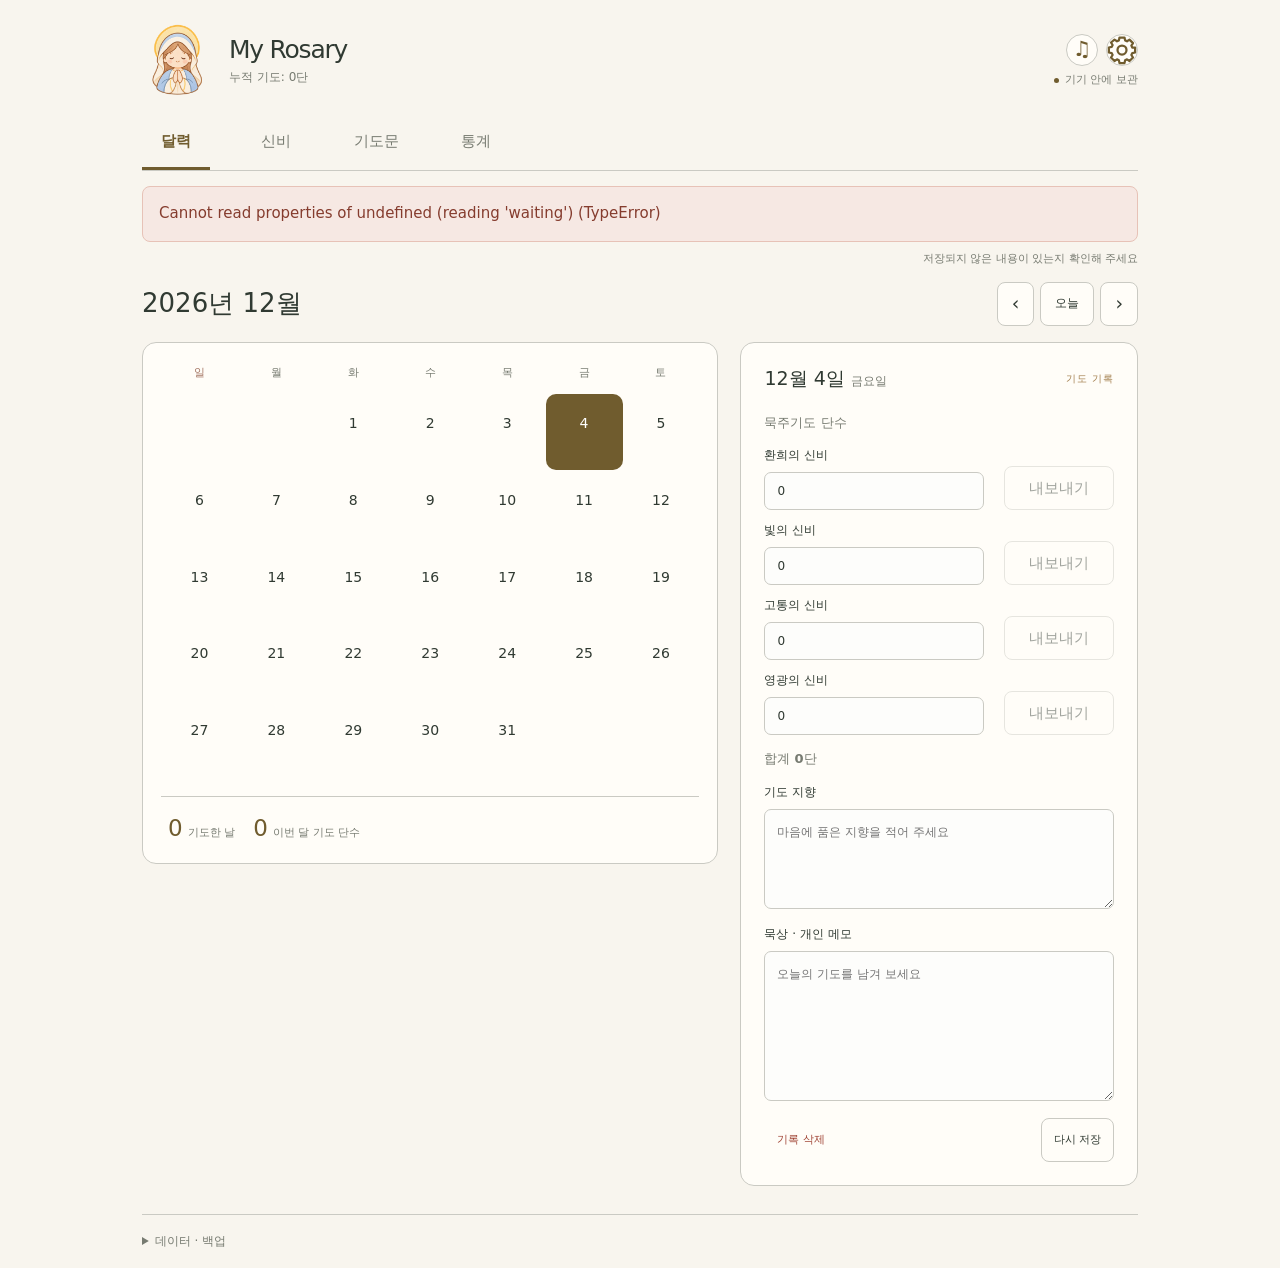
<file: index.html>
<!doctype html>
<html lang="ko">
<head>
<meta charset="utf-8"><meta name="viewport" content="width=device-width, initial-scale=1, viewport-fit=cover">
<meta name="description" content="성화와 말씀, 기도문을 담는 나만의 묵주기도 기록장"><title>My Rosary</title>
<link rel="manifest" href="./manifest.webmanifest"><link rel="icon" href="./icons/icon-192.png"><link rel="apple-touch-icon" href="./icons/icon-192.png"><link rel="stylesheet" href="./styles.css">
</head>
<body>
<div class="shell">
<header class="masthead"><a class="brand" href="./" aria-label="My Rosary 첫 화면"><span class="cross" aria-hidden="true">✝︎</span><div class="brand-copy"><h1>My Rosary</h1><span id="lifetimePrayerTotal" class="lifetime-prayer-total" aria-live="polite">누적 기도: 0단</span></div></a><div class="header-controls"><div class="header-buttons"><button id="openMusic" class="music-trigger" type="button" aria-label="기도 음악 열기" title="기도 음악">♫</button><button id="openSettings" class="help-trigger settings-trigger" type="button" aria-label="설정 열기" title="설정"><svg viewBox="0 0 24 24" width="30" height="30" fill="none" stroke="currentColor" stroke-width="1.8" stroke-linecap="round" stroke-linejoin="round" aria-hidden="true"><path d="M10 2h4l.5 2.3 1.5.7 2-1.3 2.8 2.8-1.3 2 0.7 1.5L22.5 10v4l-2.3.5-.7 1.5 1.3 2-2.8 2.8-2-1.3-1.5.7L14 22.5h-4l-.5-2.3-1.5-.7-2 1.3-2.8-2.8 1.3-2-.7-1.5L1.5 14v-4l2.3-.5.7-1.5-1.3-2L6 3.7l2 1.3 1.5-.7L10 2Z"/><circle cx="12" cy="12" r="3.6"/></svg></button></div><span id="connection" class="connection">기기 안에 보관</span></div></header>
<nav class="tabs" aria-label="주 메뉴"><button data-tab="calendar" aria-current="page">달력</button><button data-tab="mysteries">신비</button><button data-tab="prayers">기도문</button><button data-tab="statistics">통계</button></nav>
<div id="error" class="notice error" role="alert" hidden></div>
<div id="update" class="notice" hidden>새 버전이 준비되었습니다. <button id="applyUpdate">업데이트 적용</button></div>
<div id="status" class="status" role="status" aria-live="polite">저장소를 여는 중…</div>
<main id="main" aria-busy="true"></main>
<section id="appearancePage" class="appearance-page" aria-labelledby="appearanceTitle" hidden><div class="section-heading"><div><h2 id="appearanceTitle">설정</h2></div></div><div class="panel appearance-panel">
<div class="appearance-fields"><h3 class="settings-section-title">꾸미기</h3>
<label class="field">앱 이름<input id="appearanceName" type="text" maxlength="35" placeholder="My Rosary"></label>
<div class="field"><strong>로고</strong><div class="logo-options"><button type="button" id="chooseLogo">내 이미지 선택</button><button type="button" id="defaultLogo">기본 로고</button></div><input id="logoUpload" type="file" accept="image/png,image/jpeg,image/webp" hidden><p class="muted">이미지를 선택하면 정사각형으로 위치와 크기를 조절할 수 있습니다.</p></div>
<div class="field"><strong>로고 모양</strong><div class="logo-shape-options" role="group" aria-label="로고 모양 선택"><button type="button" id="logoShapeSquare" aria-pressed="true">네모</button><button type="button" id="logoShapeCircle" aria-pressed="false">원형</button></div><p class="muted">원본 이미지는 그대로 두고 화면에 보이는 모양만 변경합니다.</p></div>
<div id="logoCropPanel" hidden><div class="actions crop-mode-actions"><button type="button" id="toggleCropMove" aria-pressed="false">위치 조절 시작</button><span class="muted" id="cropMoveHint">스크롤하려면 화면을 위아래로 밀어주세요.</span></div><div class="crop-viewport"><canvas id="logoCropCanvas" width="300" height="300" aria-label="로고 자르기 미리보기"></canvas></div><label class="field">확대·축소 <input id="logoZoom" type="range" min="1" max="3" value="1" step="0.01"></label><p class="muted">위치 조절을 켠 상태에서만 이미지를 움직일 수 있습니다.</p><div class="actions"><button type="button" id="saveCroppedLogo" class="primary">로고 저장</button><button type="button" id="cancelCrop">취소</button></div></div>
<div class="field"><strong>배경색</strong><div id="appearanceColors" class="appearance-colors"></div><label class="custom-color">직접 색상 선택 <input type="color" id="appearanceColorPicker" value="#f8f5ee"></label></div>
<label class="field">글씨체<select id="appearanceFont"><option value="default">기본 글씨체</option><option value="sans">고딕체</option><option value="serif">명조체</option><option value="round">둥근 글씨체</option><option value="nanumGothic">나눔고딕</option><option value="nanumMyeongjo">나눔명조</option><option value="batang">바탕체</option><option value="gulim">굴림체</option><option value="mono">고정폭 글씨체</option></select></label>
<hr class="settings-divider"><h3 class="settings-section-title">기능 설정</h3><div class="rosary-auto-record-setting"><label class="rosary-alert-choice"><input id="rosaryAutoRecord" type="checkbox" checked> <strong>가상 묵주 자동 기록</strong></label><p class="muted">5단 마지막 묵주알을 앞으로 넘기면 해당 신비 5단이 달력에 자동으로 기록됩니다.</p></div><div class="rosary-alert-settings" aria-label="가상묵주 알림 설정">
<strong>가상묵주 알림</strong>
<p class="muted">구슬을 옮길 때 짧게 진동하고 영광송(구원송) 알에서는 길게 진동합니다. 효과음은 영광송(구원송) 알에서만 재생됩니다.</p>
<label class="rosary-alert-choice"><input id="rosarySound" type="checkbox"> 효과음 알림</label>
<div id="rosarySoundOptions" hidden><label class="field">효과음 종류<select id="rosarySoundType"><option value="water">물방울 소리</option><option value="bell">맑은 종소리</option></select></label><p class="muted">소리는 기기 음량과 브라우저 설정에 따라 달라질 수 있습니다.</p></div>
</div>
<p id="appearanceMessage" class="muted" role="status"></p><div class="dialog-actions"><button id="resetAppearance" type="button">기본 디자인으로</button></div></div><hr class="settings-divider"><div class="settings-links"><button type="button" id="settingsHelp">도움말 <span aria-hidden="true">›</span></button><button type="button" id="settingsInfo">앱 정보 <span aria-hidden="true">›</span></button><button type="button" id="settingsCredits">저작권 및 라이선스 <span aria-hidden="true">›</span></button></div></div></section>
<footer><details id="dataTools"><summary>데이터 · 백업</summary><div class="tools"><p>사진과 기록은 이 기기에 저장됩니다. 기기를 바꾸기 전에는 백업 파일을 보관해 주세요.</p><div class="actions"><button id="export">백업 내보내기</button><button id="import">백업 복원</button><button id="persist">저장 보호 요청</button><button id="checkUpdate">업데이트 확인</button><button id="install" hidden>앱 설치</button></div><p id="lastBackup" class="muted"></p><p id="storageInfo" class="muted"></p><span class="version">개인 기도서 · 1.0.6 (전체화면·기도 통계)</span></div></details></footer>
</div>
<dialog id="prayerImageExportDialog" class="prayer-image-dialog" aria-labelledby="prayerImageExportHeading">
 <div class="prayer-image-head"><h2 id="prayerImageExportHeading">기도 이미지 내보내기</h2><button type="button" id="prayerImageClose" class="quiet" aria-label="내보내기 닫기">닫기</button></div>
 <div class="prayer-image-body">
  <p class="prayer-image-hint">성화를 선택해 위치·크기를 조정하고, 아래에서 문구를 직접 입력하세요. 기본은 액자를 가득 채우는 방식입니다.</p>
  <div id="prayerImagePreviewArea" class="prayer-image-preview"><canvas id="prayerImageCanvas" width="900" height="1360" aria-label="공유 이미지 미리보기, 그림을 터치해 이동하거나 확대하세요"></canvas></div>
  <div class="prayer-image-controls"><div class="prayer-image-zoom-row"><label for="prayerImageZoom" id="prayerImageSelectedArt">1단 성화</label><input type="range" id="prayerImageZoom" min="0.35" max="4" step="0.01" value="1" aria-label="선택한 성화 확대 축소"><button type="button" id="prayerImageResetArt">선택 성화 원래대로</button></div>
   <label class="prayer-image-check"><input id="prayerImageSaveArt" type="checkbox" checked> 이 신비의 성화 위치·크기 저장</label>
   <label for="prayerImageMessage">하단 문구 (선택)</label><textarea id="prayerImageMessage" maxlength="60" rows="2" placeholder="문구를 입력하지 않으면 로고만 표시됩니다."></textarea>
   <label class="prayer-image-check"><input id="prayerImageSaveMessage" type="checkbox" checked> 하단 문구 저장 (모든 신비에 공통)</label>
  </div>
  <p id="prayerImageStatus" class="prayer-image-status" role="status" aria-live="polite"></p>
  <div class="prayer-image-actions"><button type="button" id="prayerImageDownload" class="primary">내려받기 (PNG)</button><button type="button" id="prayerImageShare">공유하기</button></div>
 </div>
</dialog>
<dialog id="appInfoDialog" class="help-dialog" aria-labelledby="appInfoTitle"><div class="help-head"><h2 id="appInfoTitle">앱 정보</h2><button type="button" id="closeAppInfo" class="quiet">닫기</button></div><div class="help-body"><p><strong>My Rosary</strong></p><p>묵주기도 기록과 말씀·성화 묵상을 위한 개인 기도서입니다.</p><p>기도 기록과 개인 설정은 현재 기기에 보관되며, 다른 기기와 자동 동기화되지 않습니다.</p><p>앱 버전: 1.0.6</p></div></dialog>
<dialog id="rosaryCompleteDialog" aria-labelledby="rosaryCompleteTitle"><h2 id="rosaryCompleteTitle">신비 5단을 완료하셨습니다.</h2><div class="rosary-complete-actions"><button type="button" data-complete-choice="calendar">닫기</button><button type="button" data-complete-choice="select">신비 선택</button><button type="button" data-complete-choice="next" class="primary">다음 신비</button></div></dialog>
<dialog id="musicDialog" class="music-dialog" aria-labelledby="musicTitle">
 <div class="help-head"><h2 id="musicTitle">기도 음악</h2><button type="button" id="closeMusic" class="quiet">닫기</button></div>
 <div class="music-body">
  <p class="muted">내 기기의 음악을 등록해 기도하면서 들을 수 있습니다. 음악은 이 기기에만 보관되며 기도 기록 백업에는 포함되지 않습니다.</p>
  <div class="music-now"><strong id="musicNow">재생할 음악을 선택해 주세요</strong><div class="music-progress"><span id="musicCurrent">0:00</span><input id="musicSeek" type="range" min="0" max="100" value="0" aria-label="재생 위치"><span id="musicDuration">0:00</span></div>
  <div class="music-controls"><button id="musicPrev" type="button" aria-label="이전 곡">◀◀</button><button id="musicPlay" type="button" aria-label="재생">▶</button><button id="musicNext" type="button" aria-label="다음 곡">▶▶</button></div>
  <div class="music-options"><label>반복 <select id="musicRepeat"><option value="all">전체 반복</option><option value="one">한 곡 반복</option><option value="none">반복 없음</option></select></label><label><input type="checkbox" id="musicShuffle"> 셔플</label><label>음량 <input type="range" id="musicVolume" min="0" max="100" value="80"></label></div></div>
  <div class="music-list-head"><label>플레이리스트 <select id="musicLists"></select></label><button type="button" id="musicNewList">새 목록</button><button type="button" id="musicRenameList">이름 변경</button><button type="button" id="musicDeleteList">목록 삭제</button></div>
  <div class="music-list-head"><button type="button" id="musicAdd">음악 파일 추가</button><span class="muted">MP3 · M4A · OGG 등 브라우저 지원 형식</span></div>
  <div id="musicTracks" class="music-tracks"></div><p id="musicMessage" class="muted" role="status"></p>
 </div>
</dialog>
<input id="musicFiles" type="file" accept="audio/*,.mp3,.m4a,.ogg,.wav" multiple hidden>
<audio id="musicAudio" preload="metadata"></audio>
<dialog id="creditsDialog" class="help-dialog" aria-labelledby="creditsTitle">
 <div class="help-head"><h2 id="creditsTitle">음악 저작권 및 출처</h2><button type="button" id="closeCredits" class="quiet">닫기</button></div>
 <div class="help-body credits-body"><p><strong>Ave Maria – Bach/Gounod</strong></p>
 <p>작곡: 요한 제바스티안 바흐 / 샤를 구노</p>
 <p>연주: John Michel (첼로)</p>
 <p>출처: <a href="https://commons.wikimedia.org/wiki/File:JOHN_MICHEL_CELLO-BACH_AVE_MARIA.ogg" target="_blank" rel="noopener noreferrer">https://commons.wikimedia.org/wiki/File:JOHN_MICHEL_CELLO-BACH_AVE_MARIA.ogg</a></p>
 <p>라이선스: CC BY-SA 3.0</p>
 <p>라이선스 전문: <a href="https://creativecommons.org/licenses/by-sa/3.0/" target="_blank" rel="noopener noreferrer">https://creativecommons.org/licenses/by-sa/3.0/</a></p>
 <p>변경 사항: 없음</p></div>
</dialog>
<dialog id="helpDialog" class="help-dialog" aria-labelledby="helpTitle">
  <div class="help-head"><h2 id="helpTitle">My Rosary 사용설명서</h2><button type="button" id="closeHelp" class="quiet" aria-label="사용법 안내 닫기">닫기</button></div>
  <div class="help-body">
<p class="help-intro">묵주기도 기록부터 말씀·성화 묵상, 음악과 개인 설정까지 필요한 기능을 안내합니다. 회원가입 없이 사용할 수 있으며 기록은 현재 기기에 보관됩니다.</p>
<section class="help-section"><h3>01. 달력 — 기도 기록과 이미지 내보내기</h3><p>기도한 날짜를 선택하고 환희·빛·고통·영광의 신비별로 바친 단수를 입력해 저장합니다. 기도 지향과 개인 메모도 남길 수 있습니다. 각 신비의 입력칸 오른쪽 ‘내보내기’를 누르면 해당 날짜에 기록한 단수와 그 신비에 등록한 성화 5장으로 이미지를 만듭니다. 성화는 위 세 장·아래 두 장으로 가운데 정렬되며, 기본적으로 액자를 가득 채웁니다. 그림을 터치해 선택하고 끌어서 이동하거나 두 손가락 또는 확대 슬라이더로 크기를 조절할 수 있습니다. 사용자 로고(없으면 기본 로고) 옆에 원하는 문구를 입력할 수 있고, 빈 문구라면 로고만 표시됩니다. ‘이 신비의 성화 위치·크기 저장’과 ‘하단 문구 저장’을 각각 선택할 수 있습니다. 성화가 변경되면 해당 그림의 저장된 조정값만 초기화됩니다. 내려받기는 PNG 파일을 저장하고, 공유하기는 지원되는 브라우저에서 다른 앱으로 이미지를 전송합니다. 날짜별 기록은 수정·삭제할 수 있으며 달력 아래에서 이번 달 기록을 확인할 수 있습니다.</p></section>
<section class="help-section"><h3>02. 통계 — 기도 기록 돌아보기</h3><p>통계 탭에서 선택한 달의 기도 단수, 기도한 날, 5단 기준 환산량, 가장 자주 바친 신비를 확인합니다. 네 신비별 단수와 비중, 최근 12개월의 월별 단수 변화, 누적 신비별 분포도 볼 수 있습니다. 통계는 달력에 저장된 기록(가상 묵주 자동 기록 포함)에서 계산되며 별도의 기도 기록을 만들지 않습니다. 5단 기준 환산은 단수를 5로 나눈 수치일 뿐 실제 기도 시작 횟수를 뜻하지 않습니다. 개별 기도문을 열거나 읽은 횟수와 기도 시간은 현재 기록되지 않으므로 집계하지 않습니다. 월 이동 버튼으로 과거 달을 살펴볼 수 있습니다.</p></section>
<section class="help-section"><h3>03. 신비 — 20단 묵상하기</h3><p>네 가지 신비는 각각 5단씩, 총 20단으로 구성됩니다. 신비를 선택하면 공통 시작기도부터 볼 수 있으며, 시작기도·1~5단을 각각 선택할 수 있습니다. 모든 신비의 시작기도는 같은 성화·말씀·기도문을 사용하고, 1~5단의 자료와 별도로 저장됩니다. 화면의 이전·다음 버튼이나 성화를 좌우로 밀어 다른 단으로 이동할 수 있습니다. 말씀과 묵상 내용은 직접 추가·수정·삭제할 수 있으며, 항목을 길게 눌러 순서를 변경할 수 있습니다.</p></section>
<section class="help-section"><h3>04. 가상 묵주 — 터치와 슬라이드</h3><p>묵주를 좌우로 밀어 구슬을 이동합니다. 일반 구슬에서는 짧은 진동이 한 번, 영광송(구원송) 구슬에서는 조금 더 길고 강한 진동이 한 번 울립니다. 시작기도 페이지에는 성호경·사도신경으로 시작하는 묵주가 있으며, 마지막 영광송(구원송) 알을 앞으로 넘기면 현재 선택한 신비의 1단으로 이동합니다. 1단에는 일반 묵주만 표시되고, 5단 마지막에는 (성모찬송)성호경 십자가가 있습니다. 첫 구슬에서 오른쪽으로 밀면 이전 단으로, 마지막 구슬에서 왼쪽으로 밀면 다음 단으로 넘어갑니다. 1단에서 이전으로 이동하면 같은 신비의 시작기도로 돌아갑니다. 5단 마지막 십자가를 앞으로 넘기면 완료 선택창이 열립니다. ‘닫기’는 달력으로, ‘신비 선택’은 현재 신비의 첫 화면으로, ‘다음 신비’는 다음 신비 1단으로 이동합니다. 자동 기록을 켜 두었다면 이때 해당 신비 5단이 달력에 추가됩니다. 성화 자체를 좌우로 넘기는 동작은 자동 기록을 실행하지 않습니다. 5단을 마친 뒤 '다음 신비'를 누르면 시작기도를 건너뛰고 다음 신비 1단으로 바로 이동하며, 영광의 신비 다음에는 환희의 신비 1단으로 돌아갑니다. 진동은 지원 기기에서 기본 작동하며, 알림 효과음은 설정의 ‘기능 설정’에서 켜고 끄거나 물방울·종소리 중 선택할 수 있습니다.</p></section>
<section class="help-section"><h3>05. 성화 — 확대와 슬라이드</h3><p>성화를 터치하면 지원되는 브라우저에서 상태표시줄과 하단 내비게이션 영역까지 숨기는 몰입형 전체 화면을 요청합니다. 지원되지 않거나 허용되지 않는 환경에서는 기존 화면 크기로 표시되며, 닫으면 원래 시스템바가 돌아옵니다. 성화 위에서 좌우로 밀면 다음 또는 이전 단의 성화로 이동합니다. 각 신비의 시작기도와 1~5단을 탐색할 수 있습니다. 시작기도에서 1단으로, 5단에서 다음 신비 1단으로 이동할 때는 기존 기도 순서를 유지합니다. 두 손가락으로 확대·축소하고 확대된 성화를 움직일 수 있습니다. 두 번 빠르게 터치하면 확대할 수 있으며, 한 번 터치하면 상단 제목과 닫기 버튼이 숨겨지거나 다시 나타납니다. 확대 화면을 닫으면 마지막으로 보고 있던 신비와 단으로 돌아갑니다. 일반 가상 묵주와 성화 확대 화면의 가상 묵주는 진행 위치를 서로 공유하므로, 확대하거나 닫아도 같은 구슬부터 이어서 기도할 수 있습니다. 성화 확대 화면의 가상 묵주를 약 0.6초 동안 길게 누르면 위치를 이동할 수 있습니다. 길게 누른 채 원하는 곳으로 끌고 가서 손을 떼면 고정되며, 시작기도·일반 단·5단 마지막 묵주 모두 같은 위치를 사용합니다. 위치는 성화를 바꾸거나 앱을 재실행해도 유지됩니다. 평소처럼 위아래로 밀면 묵주알이 이동합니다. 앱을 다시 열면 기도의 구슬 진행 위치는 초기화됩니다. 왼쪽 아래 양방향 화살표 버튼을 누르면 성화가 흐려지고 현재 단에 등록한 기도문 제목이 나타납니다. 제목을 누르면 전문을 펼치거나 접을 수 있고, 내용이 길면 기도문 영역 안에서만 스크롤됩니다. 기도문을 보고 있는 동안에는 기도문 영역 밖의 성화를 터치해도 화면 표시·숨김이 전환되지 않습니다. 양방향 화살표 버튼을 다시 누르면 성화가 원래 모습으로 돌아옵니다. 일반 성화 화면에서는 그림을 한 번 터치할 때 해당 버튼도 다른 조작 버튼과 함께 숨겨지거나 나타납니다. 기도문은 신비 화면에 등록한 내용을 그대로 사용하며, 기도문 보기로 인해 묵주 진행 상태는 바뀌지 않습니다. 음악을 재생 중이었다면 성화 감상 중에도 계속 들을 수 있습니다.</p></section>
<section class="help-section"><h3>06. 기도음악 — 음악 재생과 폴더 관리</h3><p>화면 오른쪽 위 음표 버튼을 누르면 음악 재생창이 열립니다. 기본 폴더인 ‘기도음악’에는 앱에서 제공하는 Ave Maria – Bach/Gounod가 표시됩니다. 이 폴더에도 사용자가 음악을 직접 추가할 수 있습니다. 새로운 폴더를 만들면 기본 제공 음악이 자동으로 포함되지 않으며, 각 폴더에 추가한 음악만 표시됩니다. 기본 폴더는 이름 변경과 삭제가 제한됩니다. 재생·일시정지, 이전·다음 곡, 음량과 재생 위치 조절, 반복 및 무작위 재생 기능을 제공합니다. 직접 추가한 음악은 현재 기기에 저장되며 기도 기록 백업에는 포함되지 않습니다.</p></section>
<section class="help-section"><h3>07. 기도문 — 나만의 기도서</h3><p>기도문을 직접 추가·수정·삭제할 수 있고, 필요에 따라 접거나 펼쳐 볼 수 있습니다. 신비별 기도문을 배정할 때는 「20단에 적용」, 「이 단 전체에 적용」(네 신비의 같은 번호 단), 「이 단에만 적용」 중에서 선택할 수 있습니다. 시작기도의 기도문은 네 신비에 공통으로 적용됩니다. 항목을 길게 눌러 표시 순서를 변경할 수 있습니다.</p></section>
<section class="help-section"><h3>08. 설정 — 꾸미기와 기능 설정</h3><p>화면 오른쪽 위 톱니바퀴 버튼을 눌러 설정으로 이동합니다. ‘꾸미기’에서 앱 상단에 표시되는 이름과 로고, 배경색, 글꼴을 변경할 수 있습니다. ‘기능 설정’에서는 가상 묵주 자동 기록과 효과음을 관리할 수 있습니다. 자동 기록은 기본적으로 켜져 있으며 꺼도 완료 선택창은 표시됩니다. 설정 아래쪽에서 도움말, 앱 정보, 저작권 및 라이선스를 확인할 수 있습니다. 로고는 기본 이미지 또는 사용자가 선택한 이미지로 설정할 수 있으며, 네모·원형 중 표시 모양을 선택할 수 있습니다. 이미지 위치와 크기도 조절할 수 있습니다. 배경색에 따라 주요 선택 표시와 강조색이 조정됩니다. 기기나 브라우저에 따라 일부 시스템 표시색은 다르게 보일 수 있습니다.</p></section>
<section class="help-section"><h3>09. 화면 꺼짐 방지</h3><p>신비·기도문 화면과 성화 확대 화면에서는 지원되는 환경에서 화면이 켜진 상태를 유지하도록 요청합니다. 기기의 절전 설정이나 브라우저 제한에 따라 작동하지 않을 수 있습니다.</p></section>
<section class="help-section"><h3>10. 데이터 저장과 백업</h3><p>기도 기록, 성화, 기도문, 내보내기 이미지의 저장된 배치·문구, 성화 확대 묵주 위치와 개인 설정은 현재 기기에 저장되며 다른 기기와 자동으로 동기화되지 않습니다. 기기를 변경하거나 앱을 삭제하기 전에는 ‘데이터 · 백업’에서 백업 파일을 내보내 안전하게 보관하세요. 브라우저의 사이트 데이터 삭제나 앱 저장공간 초기화는 기록을 지울 수 있습니다. 음악 파일은 기도 기록과 별도로 저장되므로 직접 추가한 음원도 따로 보관해야 합니다.</p></section>
<section class="help-section"><h3>11. 설치와 오프라인 사용</h3><p>브라우저에서 바로 사용하거나 홈 화면에 추가해 앱처럼 사용할 수 있습니다. 필요한 앱 파일이 저장된 뒤에는 주요 기능을 오프라인에서도 이용할 수 있습니다. 업데이트 후에도 이전 화면이 보인다면 앱을 완전히 종료한 뒤 다시 실행해 보세요. 브라우저와 설치된 앱은 업데이트 반영 시점이 다를 수 있습니다.</p></section>
<section class="help-section"><h3>12. 저작권 및 음원 출처</h3><p>설정의 ‘저작권 및 라이선스’를 누르면 기본 제공 음악의 작곡자, 연주자, 출처, 라이선스 및 변경 사항을 확인할 수 있습니다.</p></section>
<p class="help-ending">이 앱은 기도 횟수를 경쟁하기보다 기도를 기록하고, 말씀과 성화를 묵상하며, 자신만의 기도 생활을 이어 가도록 돕는 개인 기도서입니다.</p>
</div>
</dialog>
<dialog id="editor"><form id="editorForm"><div class="dialog-head"><h2 id="editorTitle"></h2><button type="button" id="closeEditor" class="quiet" aria-label="닫기">닫기</button></div><div id="editorBody"></div><div class="dialog-actions"><button type="button" id="cancelEditor">취소</button><button type="submit" class="primary" id="saveEditor">저장</button></div></form></dialog>
<div id="lightboxShell"><dialog id="lightbox"><button id="closeLightbox" class="lightbox-close" aria-label="성화 닫기" title="닫기">×</button><div id="lightboxPosition" class="lightbox-position" aria-live="polite"></div><img alt="확대된 성화" id="largeArt"><div id="lightboxEmpty" class="lightbox-empty" hidden>등록된 성화가 없습니다</div><section id="lightboxPrayers" class="lightbox-prayer-panel" aria-label="이 단에 등록한 기도문" hidden><div id="lightboxPrayerList" class="lightbox-prayer-list"></div></section><button id="toggleLightboxPrayers" class="lightbox-prayers-trigger" type="button" aria-label="기도문 보기" aria-controls="lightboxPrayers" aria-expanded="false" title="기도문 보기"><svg viewBox="0 0 24 24" width="28" height="28" fill="none" stroke="currentColor" stroke-width="2.6" stroke-linecap="round" stroke-linejoin="round" aria-hidden="true"><path d="M21 7H3m0 0 5-5M3 7l5 5M3 17h18m0 0-5-5m5 5-5 5"/></svg></button><div id="artRosaries" class="art-rosaries" aria-label="성화 화면 가상 묵주"></div></dialog></div>
<input type="file" id="imageInput" accept="image/jpeg,image/png,image/webp" hidden><input type="file" id="backupInput" accept=".json,application/json" hidden>
<noscript>이 앱을 사용하려면 JavaScript를 켜 주세요.</noscript>
<script>
// Show startup script errors instead of leaving the app at '저장소를 여는 중…'.
(function(){
 let loaded=false;
 window.addEventListener('rosary-app-ready',()=>{loaded=true;});
 function show(message){
  if(loaded)return;
  const box=document.getElementById('error');
  if(box){box.textContent='앱 시작 오류: '+message+' · 사이트 데이터를 삭제하지 마세요.';box.hidden=false;}
 }
 window.addEventListener('error',e=>{if(e.filename||e.message)show(e.message||'스크립트 불러오기 실패');});
 window.addEventListener('unhandledrejection',e=>show(e.reason?.message||'스크립트 실행 실패'));
 setTimeout(()=>{if(!loaded&&document.getElementById('status')?.textContent==='저장소를 여는 중…')show('앱 실행이 지연되고 있습니다. 업데이트 확인 후 다시 시도해 주세요.');},12000);
})();
</script>
<script type="module" src="./settings.js"></script>
<script type="module" src="./app.js"></script>
<script type="module" src="./music.js"></script>
<script src="./credits.js" defer></script>
</body></html>
</file>
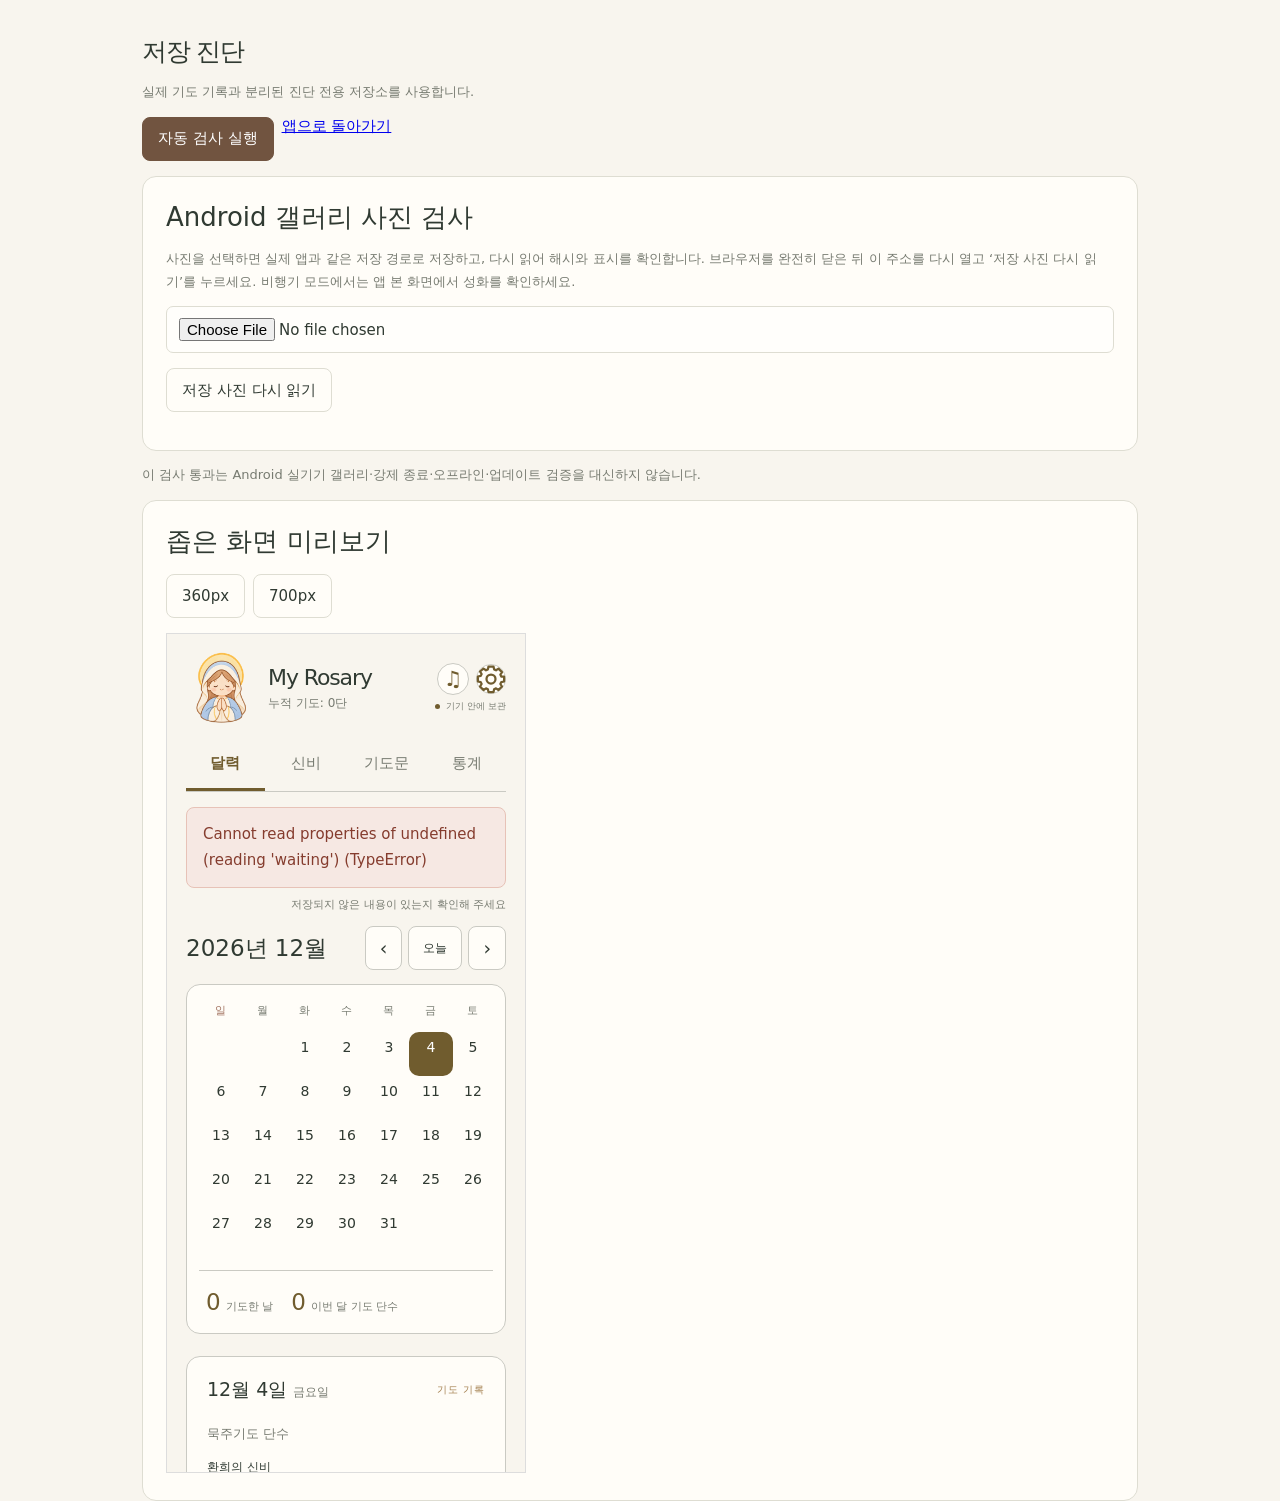
<file: diagnostics.html>
<!doctype html><html lang="ko"><meta charset="utf-8"><meta name="viewport" content="width=device-width,initial-scale=1"><title>묵주기도 저장 진단</title><link rel="stylesheet" href="./styles.css"><body><main class="shell" style="padding-top:35px"><h1>저장 진단</h1><p class="muted">실제 기도 기록과 분리된 진단 전용 저장소를 사용합니다.</p><div class="actions"><button id="run" class="primary">자동 검사 실행</button><a href="./">앱으로 돌아가기</a></div><p id="summary" role="status"></p><ol id="results" style="line-height:2;font-size:13px"></ol><section class="panel"><h2>Android 갤러리 사진 검사</h2><p class="muted">사진을 선택하면 실제 앱과 같은 저장 경로로 저장하고, 다시 읽어 해시와 표시를 확인합니다. 브라우저를 완전히 닫은 뒤 이 주소를 다시 열고 ‘저장 사진 다시 읽기’를 누르세요. 비행기 모드에서는 앱 본 화면에서 성화를 확인하세요.</p><input id="gallery" type="file" accept="image/jpeg,image/png,image/webp"><button id="reopen" style="margin-top:15px">저장 사진 다시 읽기</button><p id="manualStatus" role="status"></p><img id="manualImage" style="max-width:100%;max-height:450px" alt="진단용 저장 사진" hidden></section><p class="muted">이 검사 통과는 Android 실기기 갤러리·강제 종료·오프라인·업데이트 검증을 대신하지 않습니다.</p><section class="panel"><h2>좁은 화면 미리보기</h2><div class="actions" style="margin:15px 0"><button id="narrow">360px</button><button id="wide">700px</button></div><iframe id="previewFrame" title="모바일 폭 앱 미리보기" src="./" style="width:360px;max-width:100%;height:840px;border:1px solid #ddd"></iframe></section></main><script type="module" src="./diagnostics.js"></script></body></html>
</file>
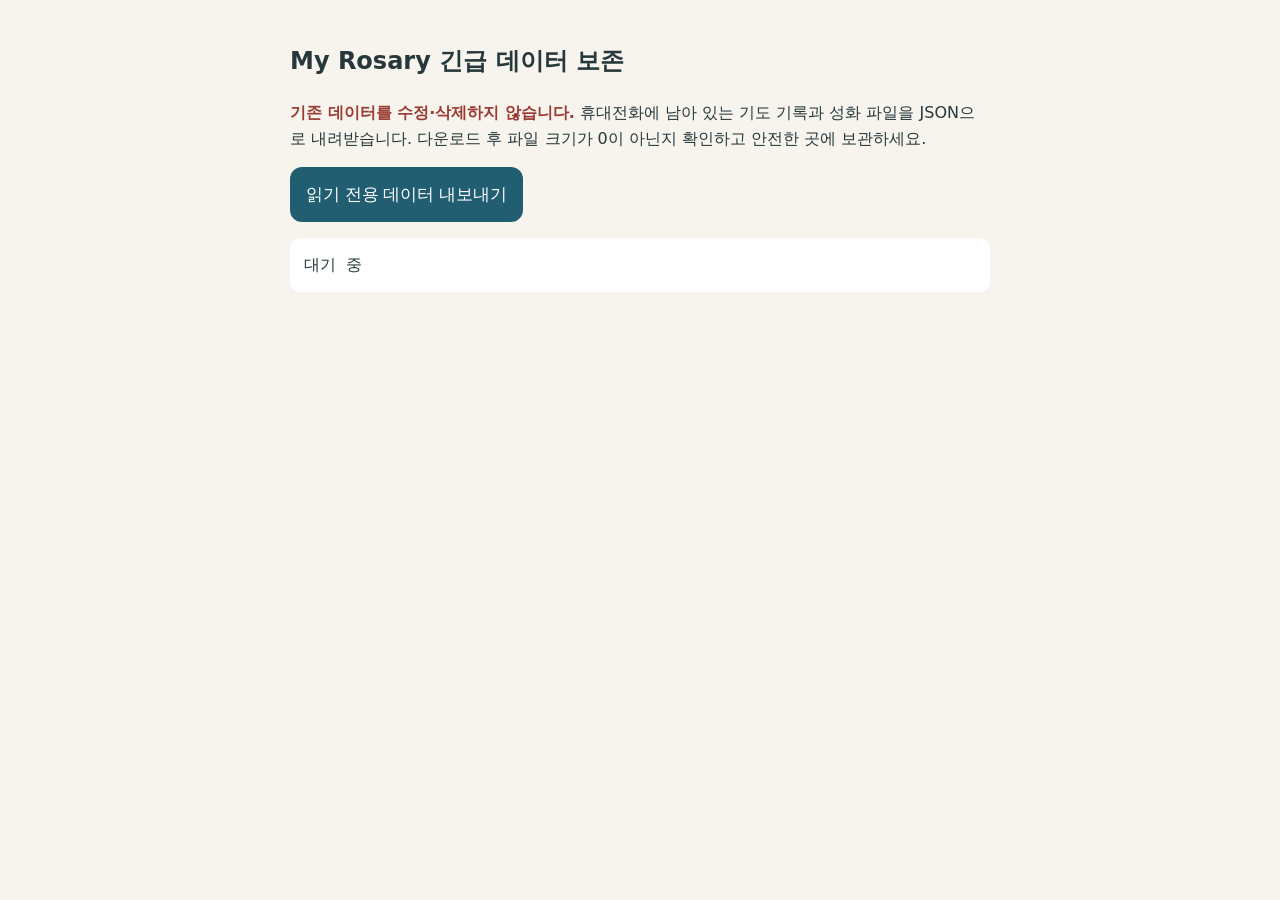
<file: rosary-emergency-export.html>
<!doctype html><html lang="ko"><head><meta charset="utf-8"><meta name="viewport" content="width=device-width,initial-scale=1"><title>My Rosary 긴급 데이터 보존</title><style>body{font:16px/1.6 system-ui,sans-serif;background:#f7f4ee;color:#26383b;padding:22px;max-width:700px;margin:auto}button{padding:16px;border-radius:12px;background:#225e72;color:white;border:0;font-size:17px}button:disabled{opacity:.5}pre{white-space:pre-wrap;overflow-wrap:anywhere;background:white;padding:14px;border-radius:10px}strong{color:#9b3a32}</style></head><body><h2>My Rosary 긴급 데이터 보존</h2><p><strong>기존 데이터를 수정·삭제하지 않습니다.</strong> 휴대전화에 남아 있는 기도 기록과 성화 파일을 JSON으로 내려받습니다. 다운로드 후 파일 크기가 0이 아닌지 확인하고 안전한 곳에 보관하세요.</p><button id="run">읽기 전용 데이터 내보내기</button><pre id="log">대기 중</pre><script>
const log=document.querySelector('#log'),button=document.querySelector('#run');function say(s){log.textContent+='\n'+s;}
function readAll(db,name){return new Promise((resolve,reject)=>{const tx=db.transaction(name,'readonly'),store=tx.objectStore(name),out=[];const req=store.openCursor();req.onsuccess=()=>{const c=req.result;if(c){out.push([c.key,c.value]);c.continue();}};req.onerror=()=>reject(req.error);tx.oncomplete=()=>resolve(out);tx.onabort=()=>reject(tx.error);});}
function base64(blob){return new Promise((resolve,reject)=>{const r=new FileReader();r.onload=()=>resolve(String(r.result).split(',')[1]);r.onerror=()=>reject(r.error);r.readAsDataURL(blob);});}
async function normalize(x){if(x instanceof Blob)return {__rosary_blob:true,type:x.type,size:x.size,data:await base64(x)};if(Array.isArray(x))return Promise.all(x.map(normalize));if(x&&typeof x==='object'){const out={};for(const [k,v] of Object.entries(x))out[k]=await normalize(v);return out;}return x;}
button.onclick=async()=>{button.disabled=true;log.textContent='검사 시작';let db;try{if(indexedDB.databases){const dbs=await indexedDB.databases();if(!dbs.some(x=>x.name==='rosary-personal-book-v1'))throw Error('기존 데이터베이스가 목록에 없습니다. 새 데이터베이스를 만들지 않았습니다.');}db=await new Promise((resolve,reject)=>{const r=indexedDB.open('rosary-personal-book-v1');r.onupgradeneeded=()=>{r.transaction.abort();reject(Error('기존 DB가 없어 새 DB 생성이 감지되었습니다. 작업을 중단합니다.'));};r.onsuccess=()=>resolve(r.result);r.onerror=()=>reject(r.error);r.onblocked=()=>reject(Error('저장소가 다른 창에 의해 잠겼습니다.'));});const names=[...db.objectStoreNames];say('저장 영역: '+names.join(', '));const stores={};for(const name of names){const rows=await readAll(db,name);say(name+': '+rows.length+'개 읽음');stores[name]=[];for(let i=0;i<rows.length;i++){stores[name].push([rows[i][0],await normalize(rows[i][1])]);if(i%5===0)log.textContent=log.textContent.replace(/\n처리 중.*$/,'')+'\n처리 중 '+name+' '+(i+1)+'/'+rows.length;}}const output={kind:'my-rosary-emergency-raw-idb-export',createdAt:new Date().toISOString(),origin:location.origin,dbName:db.name,dbVersion:db.version,stores};const blob=new Blob([JSON.stringify(output)],{type:'application/json'});const url=URL.createObjectURL(blob),a=document.createElement('a');a.href=url;a.download='My_Rosary_emergency_'+new Date().toISOString().slice(0,10)+'.json';document.body.append(a);a.click();a.remove();say('완료: '+(blob.size/1048576).toFixed(2)+'MB 파일 다운로드 요청됨');setTimeout(()=>URL.revokeObjectURL(url),60000);}catch(e){say('오류: '+e.message);}finally{db?.close();button.disabled=false;}};
</script></body></html>
</file>
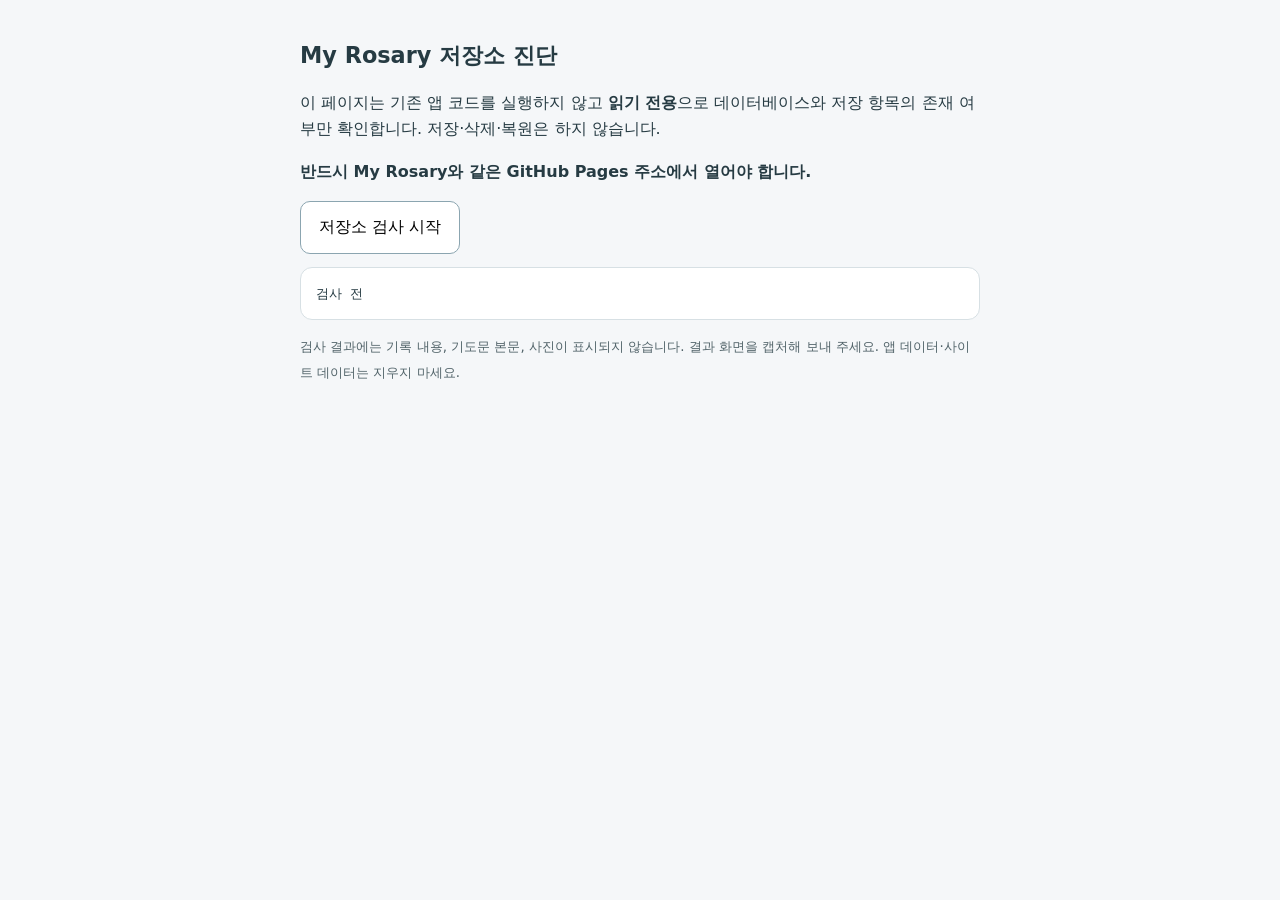
<file: rosary-storage-check.html>
<!doctype html><html lang="ko"><head><meta charset="utf-8"><meta name="viewport" content="width=device-width,initial-scale=1"><title>My Rosary 저장소 읽기 전용 진단</title><style>body{font-family:system-ui,sans-serif;background:#f5f7f9;color:#263b43;margin:0;padding:22px;line-height:1.65}main{max-width:680px;margin:auto}h1{font-size:1.4rem}button{font:inherit;padding:12px 18px;border:1px solid #8ba5b0;border-radius:10px;background:white}pre{white-space:pre-wrap;overflow-wrap:anywhere;background:white;border:1px solid #d7e0e4;padding:15px;border-radius:12px}small{color:#52646a}</style></head><body><main><h1>My Rosary 저장소 진단</h1><p>이 페이지는 기존 앱 코드를 실행하지 않고 <strong>읽기 전용</strong>으로 데이터베이스와 저장 항목의 존재 여부만 확인합니다. 저장·삭제·복원은 하지 않습니다.</p><p><strong>반드시 My Rosary와 같은 GitHub Pages 주소에서 열어야 합니다.</strong></p><button id="run">저장소 검사 시작</button><pre id="out">검사 전</pre><small>검사 결과에는 기록 내용, 기도문 본문, 사진이 표시되지 않습니다. 결과 화면을 캡처해 보내 주세요. 앱 데이터·사이트 데이터는 지우지 마세요.</small></main><script>
const out=document.getElementById('out');const lines=[];const say=s=>{lines.push(s);out.textContent=lines.join('\n')};
function timeout(p,ms=9000){return Promise.race([p,new Promise((_,rej)=>setTimeout(()=>rej(new Error('응답 대기 시간 초과')),ms))])}
function readKeys(db,storeName){return timeout(new Promise((resolve,reject)=>{let tx;try{tx=db.transaction(storeName,'readonly');const st=tx.objectStore(storeName);const req=st.getAllKeys();req.onsuccess=()=>resolve(req.result);req.onerror=()=>reject(req.error);tx.onerror=()=>reject(tx.error)}catch(e){reject(e)}}))}
function readValue(db,storeName,key){return timeout(new Promise((resolve,reject)=>{try{const req=db.transaction(storeName,'readonly').objectStore(storeName).get(key);req.onsuccess=()=>resolve(req.result);req.onerror=()=>reject(req.error)}catch(e){reject(e)}}))}
function summary(v){if(v===undefined)return '없음';if(v===null)return 'null';if(typeof v!=='object')return '자료 유형: '+typeof v;const r=[];if(v.records&&typeof v.records==='object')r.push('기도 기록 날짜 수: '+Object.keys(v.records).length);if(v.decades&&typeof v.decades==='object'){const ds=Object.values(v.decades);r.push('신비 단 수: '+ds.length);r.push('성화 연결된 단 수: '+ds.filter(x=>x&&x.art).length);r.push('말씀 입력된 단 수: '+ds.filter(x=>x&&x.scripture).length)}if(Array.isArray(v.prayers))r.push('등록 기도문 수: '+v.prayers.length);r.push('객체 항목 수: '+Object.keys(v).length);return r.join(' / ')}
document.getElementById('run').onclick=async e=>{e.currentTarget.disabled=true;lines.length=0;say('주소: '+location.origin+location.pathname);say('검사 시각: '+new Date().toLocaleString('ko-KR'));let db;try{if(!('indexedDB'in window))throw Error('IndexedDB 미지원');if(typeof indexedDB.databases!=='function'){say('이 브라우저는 데이터베이스 목록 조회를 지원하지 않습니다. 새 DB 생성 위험을 피하기 위해 중단합니다.');return}const dbs=await timeout(indexedDB.databases());const names=dbs.map(x=>x.name);say('확인된 DB 수: '+names.length);const target='rosary-personal-book-v1';say('My Rosary DB 존재: '+(names.includes(target)?'예':'아니오'));if(!names.includes(target)){say('현재 주소의 저장소에 해당 DB가 없습니다. 다른 브라우저/주소인지 확인하세요.');return}db=await timeout(new Promise((resolve,reject)=>{const req=indexedDB.open(target);req.onsuccess=()=>resolve(req.result);req.onerror=()=>reject(req.error);req.onblocked=()=>reject(Error('다른 탭이 DB 열기를 차단 중'))}));const stores=Array.from(db.objectStoreNames);say('저장 영역: '+stores.join(', '));if(stores.includes('state')){const keys=await readKeys(db,'state');say('state 키: '+keys.map(String).join(', '));for(const key of ['current','previous']){if(keys.includes(key)){const v=await readValue(db,'state',key);say(key+': '+summary(v))}else say(key+': 키 없음')}}if(stores.includes('assets')){const keys=await readKeys(db,'assets');say('성화 assets 저장 항목 수: '+keys.length)}say('검사 완료 (데이터 변경 없음)')}catch(err){say('검사 오류: '+(err?.name||'Error')+' — '+(err?.message||String(err)))}finally{if(db)db.close();e.currentTarget.disabled=false}};
</script></body></html>
</file>
<file: styles.css>
:root{color-scheme:light;--paper:#f8f5ee;--card:#fffdf8;--ink:#303a32;--green:#715440;--accent-ink:#ffffff;--light:#e8ece4;--line:#deddd2;--muted:#777b71;--gold:#a27e4c;--red:#a04435;font-family:system-ui,-apple-system,'Noto Sans KR',sans-serif;font-size:15px}*{box-sizing:border-box}body{margin:0;background:var(--paper);color:var(--ink)}button,input,textarea,select{font:inherit}button,a,input,textarea,select{-webkit-tap-highlight-color:transparent}button{cursor:pointer;border:1px solid var(--line);border-radius:8px;background:var(--card);color:var(--ink);padding:10px 15px;min-height:44px;line-height:1.4}button:hover{background:var(--light)}button:disabled{opacity:.45;cursor:wait}button:focus-visible,a:focus-visible,summary:focus-visible,[tabindex]:focus-visible{outline:2px solid var(--gold);outline-offset:3px}button.primary{background:var(--green);color:var(--accent-ink);border-color:var(--green)}button.quiet{border-color:transparent;background:transparent}button.danger{color:var(--red)}[hidden]{display:none!important}.shell{max-width:1060px;margin:auto;padding:0 42px}.masthead{display:flex;align-items:center;justify-content:space-between;padding:35px 0 26px;gap:15px}.brand{display:flex;align-items:center;gap:15px;text-decoration:none;color:inherit}.cross{font-size:34px;color:var(--gold);font-family:Georgia,serif}.eyebrow{display:block;letter-spacing:.13em;font-size:10px;color:var(--muted);margin-bottom:5px}h1,h2,h3,.serif{font-family:'Noto Serif KR','Batang',serif}h1{font-size:25px;font-weight:500;margin:0;letter-spacing:-.05em}h2{font-size:26px;font-weight:500;margin:0}h3{font-size:20px;font-weight:500;margin:0}.connection{font-size:11px;color:var(--muted);white-space:nowrap}.connection:before{content:' ';display:inline-block;width:5px;height:5px;background:var(--green);border-radius:50%;margin-right:6px}.tabs{display:flex;border-bottom:1px solid var(--line);gap:32px}.tabs button{min-width:68px;border:0;border-radius:0;background:none;padding:15px 10px;color:var(--muted);border-bottom:3px solid transparent}.tabs button[aria-current]{border-bottom-color:var(--green);color:var(--green);font-weight:700}.status{min-height:34px;font-size:11px;color:var(--muted);padding:9px 0 5px;text-align:right}.notice{padding:14px 16px;background:var(--light);border-radius:8px;margin-top:15px;line-height:1.7;overflow-wrap:anywhere}.error{background:#f6e8e3;color:#853c2e;border:1px solid #e7c2b7}.section-heading{display:flex;justify-content:space-between;align-items:center;margin:10px 0 24px;gap:12px}.kicker{font-size:10px;letter-spacing:.18em;color:var(--gold);margin:0 0 10px}.muted{color:var(--muted);font-size:13px;line-height:1.75}.month-nav{display:flex;gap:6px}.month-nav button{font-size:19px;padding:6px 14px}.calendar-layout{display:grid;grid-template-columns:1.45fr 1fr;gap:22px;align-items:start}.panel{background:var(--card);border:1px solid var(--line);border-radius:14px;padding:23px}.calendar-panel{padding:22px 18px}.weekdays,.calendar-grid{display:grid;grid-template-columns:repeat(7,minmax(0,1fr));text-align:center}.weekdays{font-size:11px;color:var(--muted);padding-bottom:14px}.weekday-sun{color:#a37462}.date{position:relative;aspect-ratio:1/1;min-height:48px;padding:6px 2px;border:0;border-radius:10px;background:transparent;display:flex;flex-direction:column;align-items:center;justify-content:center;gap:5px;font-size:14px}.date .mark{font-size:9px;color:var(--gold);height:12px;line-height:12px}.date.selected{background:var(--green);color:white}.date.selected .mark{color:#ecd5a7}.date.today:not(.selected){box-shadow:inset 0 0 0 1px var(--gold)}.calendar-foot{display:flex;gap:18px;border-top:1px solid var(--line);margin-top:18px;padding:18px 7px 0;font-size:11px;color:var(--muted)}.calendar-foot strong{font-size:23px;color:var(--green);font-weight:500;margin-right:5px}.record-head{display:flex;align-items:center;justify-content:space-between;margin-bottom:20px}.record-head h3{font-size:19px}.tag{font-size:10px;letter-spacing:.1em;color:var(--gold)}label.field{display:block;margin-bottom:17px;font-size:12px;color:#5f685d}input:not([type=radio]),textarea,select{width:100%;border:1px solid var(--line);background:#fffefb;border-radius:7px;padding:11px 12px;color:var(--ink);outline:none}input:focus,textarea:focus,select:focus{border-color:var(--gold);box-shadow:0 0 0 2px #a27e4c17}label.field input,label.field textarea,label.field select{display:block;margin-top:8px}textarea{resize:vertical;min-height:100px;line-height:1.85}input[type=number]{max-width:130px}label.field textarea.memo{min-height:150px}.record-actions{display:flex;justify-content:space-between;gap:8px}.record-actions button{font-size:11px;padding:8px 12px}.mystery-tabs{display:grid;grid-template-columns:repeat(4,1fr);gap:8px;margin:6px 0 22px}.mystery-tabs button{font-size:13px;padding:11px 6px}.mystery-tabs button.active{background:var(--green);color:var(--accent-ink);border-color:var(--green)}.decade-nav{display:flex;align-items:center;justify-content:space-between;padding:0 0 19px;border-bottom:1px solid var(--line)}.decade-numbers{display:flex;gap:4px}.decade-numbers button{width:38px;min-height:38px;padding:4px;border:0;background:transparent}.decade-numbers button.active{background:var(--light);border-radius:50%;color:var(--green)}.decade-nav>button{font-size:12px;min-width:64px}.mystery-top{display:flex;gap:24px;justify-content:space-between;align-items:flex-start;padding:25px 0 22px}.mystery-title{padding-top:8px;flex:1;min-width:0}.mystery-title h2{font-size:28px;line-height:1.65;word-break:keep-all;letter-spacing:-.04em}.mystery-title .kicker{font-size:12px;letter-spacing:.06em}.rosaries{width:212px;flex:0 0 212px;display:flex;gap:8px;justify-content:flex-end}.rosary{width:102px;height:160px;flex:0 0 102px;padding:10px 7px;border:1px solid var(--line);border-radius:10px;background:var(--card);touch-action:none;user-select:none;-webkit-user-select:none;display:flex;flex-direction:column;align-items:stretch;overflow:hidden}.rosary-caption{font-size:10px;color:var(--muted);height:17px}.beads{height:60px;display:grid;grid-template-columns:repeat(6,1fr);align-content:center;justify-items:center;gap:13px 2px}.bead{display:block;width:7px;height:7px;border:1px solid #aeb7aa;border-radius:50%;align-self:center}.bead.big{width:11px;height:11px}.bead.cross-bead{width:11px;height:15px;border:0;border-radius:0;background:none;font-size:15px;line-height:15px;color:var(--muted)}.bead.done{background:var(--line)}.bead.current{background:var(--green);border-color:var(--green);box-shadow:0 0 0 3px var(--light)}.bead.cross-bead.current{color:var(--green);background:transparent}.prayer-name{height:38px;font-size:12px;line-height:18px;display:flex;align-items:center;justify-content:center;word-break:keep-all}.bead-count{height:14px;font-size:9px;color:var(--muted)}.book-layout{display:grid;grid-template-columns:.9fr 1.1fr;gap:25px;align-items:start}.art-card{margin:0;border:1px solid var(--line);border-radius:12px;background:var(--card);overflow:hidden}.art-display{width:100%;min-height:280px;border:0;border-radius:0;padding:0;background:transparent;display:flex;align-items:center;justify-content:center}.art-display img{display:block;width:100%;max-height:560px;object-fit:contain}.art-placeholder{padding:45px 20px;color:var(--muted);font-size:13px;line-height:2}.art-placeholder .art-cross{font-size:34px;color:#bca782;display:block;margin-bottom:14px}.art-actions{display:flex;justify-content:flex-end;gap:5px;border-top:1px solid var(--line);padding:8px}.art-actions button{font-size:11px;padding:7px 12px}.reading-column{min-width:0}.scripture{padding:22px 24px;background:var(--scripture-bg);border-left:2px solid var(--green);border-radius:0 8px 8px 0;margin-bottom:22px}.scripture .prose{font-family:'Noto Serif KR','Batang',serif;font-size:16px;line-height:2}.scripture .actions{justify-content:flex-end;margin-top:12px}.scripture button{font-size:11px;padding:4px 10px;background:transparent}.add-scripture{width:100%;margin-bottom:20px;background:transparent;border-style:dashed;color:var(--muted)}.prose{white-space:pre-wrap;overflow-wrap:anywhere;line-height:1.95;font-size:15px}.assigned-prayer{padding:21px 0;border-bottom:1px solid var(--line);position:relative;user-select:none;-webkit-user-select:none;-webkit-touch-callout:none}.assigned-prayer h3{margin-bottom:12px;font-size:18px}.assigned-prayer.dragging{background:var(--light);border:2px solid var(--gold);border-radius:9px;padding:19px 12px;box-shadow:0 6px 18px #303a3215}.assigned-prayer .prose{font-size:14px}.manage-button{width:100%;margin-top:22px;color:var(--green)}.manage-panel{background:var(--light);border-radius:10px;padding:18px;margin-top:12px}.manage-panel .actions{margin-top:15px}.manage-panel select{background:var(--card)}.scope{display:flex;flex-wrap:wrap;gap:12px;margin:14px 0;font-size:12px}.scope label{display:flex;align-items:center;gap:4px;min-height:32px}.manage-row{display:flex;align-items:center;justify-content:space-between;gap:8px;font-size:12px;margin-top:10px;border-top:1px solid var(--line);padding-top:10px}.manage-row span{overflow-wrap:anywhere;flex:1}.manage-row button{font-size:11px;min-height:40px;padding:5px 8px}.manage-row .actions{margin:0;gap:3px}.actions{display:flex;gap:8px;flex-wrap:wrap}.prayer-library{display:grid;grid-template-columns:repeat(2,minmax(0,1fr));gap:20px}.prayer-card h3{margin-bottom:16px}.prayer-card .actions{margin-top:20px;justify-content:flex-end}.prayer-card button{font-size:12px}.empty-state{text-align:center;border:1px dashed var(--line);border-radius:12px;padding:65px 20px;color:var(--muted);grid-column:1/-1}.empty-state h3{color:var(--green);margin:14px 0}.empty-state p{font-size:13px;line-height:1.8}.empty-icon{font-size:30px;color:var(--gold)}footer{margin-top:48px;border-top:1px solid var(--line)}summary{cursor:pointer;padding:18px 0;font-size:12px;color:var(--muted);min-height:48px}.tools{padding:0 0 18px}.tools p{font-size:12px}.tools button{font-size:12px}.version{font-size:10px;color:var(--muted)}.footer-line{text-align:center;font-family:serif;color:#999a8b;font-size:12px;letter-spacing:.1em;padding:25px 0 30px}dialog{border:1px solid var(--line);border-radius:15px;background:var(--paper);color:var(--ink);padding:25px;max-width:560px;width:calc(100% - 30px);max-height:90dvh}dialog::backdrop{background:#18251dc0;backdrop-filter:blur(3px)}.dialog-head{display:flex;align-items:center;justify-content:space-between;gap:10px;margin-bottom:20px}.dialog-head h2{font-size:22px}.dialog-actions{display:flex;justify-content:flex-end;gap:8px;margin-top:22px}#editor textarea{min-height:220px}#lightbox{background:#171d18;border:0;width:100vw;height:100dvh;max-width:100vw;max-height:100dvh;padding:60px 12px 15px;border-radius:0}#lightbox img{width:100%;height:100%;object-fit:contain}.lightbox-close{position:absolute;top:12px;right:16px;background:#fffdf8}.drag-hint{font-size:11px;color:var(--muted);margin-top:10px}.diagnostic-link{font-size:11px;color:var(--muted)}@media(min-width:1200px){.shell{padding:0 32px}.masthead{padding-top:45px}}@media(max-width:700px){.shell{padding:0 19px}.masthead{padding:25px 0 20px}.connection{font-size:9px}h1{font-size:22px}.brand{gap:10px}.cross{font-size:28px}.tabs{gap:20px}.calendar-layout,.book-layout{grid-template-columns:1fr}.prayer-library{grid-template-columns:1fr}.section-heading{margin:6px 0 18px}h2{font-size:23px}.date{min-height:44px}.panel{padding:20px}.calendar-panel{padding:18px 12px}.mystery-top{gap:15px;flex-wrap:wrap;padding-top:20px}.mystery-title{flex-basis:100%}.mystery-title h2{font-size:25px}.rosaries{margin-left:auto}.book-layout{gap:20px}.art-display{min-height:240px}.art-display img{max-height:470px}.mystery-tabs{gap:4px}.mystery-tabs button{font-size:11px;padding:10px 2px}.mystery-top .kicker{margin-bottom:4px}.decade-numbers{gap:0}.decade-numbers button{width:32px}.decade-nav>button{min-width:53px;padding:8px}.scripture{padding:20px}.record-actions button{font-size:12px}footer{margin-top:32px}}@media(prefers-reduced-motion:no-preference){button{transition:background .15s,color .15s}dialog[open]{animation:appear .15s ease-out}@keyframes appear{from{opacity:0;transform:translateY(8px)}to{opacity:1;transform:none}}}
/* Draw a neutral cross in CSS so Android does not substitute a purple emoji. */
.cross,.art-cross,.empty-icon{display:inline-block!important;font-size:0!important;width:22px;height:30px;flex-shrink:0;background:var(--gold);clip-path:polygon(40% 0,60% 0,60% 28%,100% 28%,100% 44%,60% 44%,60% 100%,40% 100%,40% 44%,0 44%,0 28%,40% 28%)}.art-cross{display:block!important;margin:0 auto 20px!important}.bead.cross-bead{font-size:0!important;clip-path:polygon(40% 0,60% 0,60% 28%,100% 28%,100% 44%,60% 44%,60% 100%,40% 100%,40% 44%,0 44%,0 28%,40% 28%);background:#aeb7aa!important}.bead.cross-bead.current{background:var(--green)!important}

/* 1.0.4: scripture remains above the two reorderable sections. */
.book-layout-custom{display:block}.scripture-top{margin-bottom:16px}.scripture-top .manage-button{margin-top:0}.scripture-top #scriptureContents{margin-top:12px}.scripture-top #scriptureContents[hidden]{display:none}.section-reorder{display:flex;justify-content:space-between;align-items:center;gap:10px;margin:16px 0;font-size:12px;color:var(--muted)}.book-sections{display:flex;flex-direction:column;gap:20px}.book-sections.prayers-first .reading-column{order:-1}.book-sections .art-card{width:100%}.book-sections .art-display img{max-height:560px}.scripture h3{margin-bottom:12px}.mystery-count{max-width:130px}

/* Virtual rosaries sit between the artwork and prayers, aligned right. */
.book-sections .rosaries-between{width:100%;flex:0 0 auto;justify-content:flex-end;margin:0 0 4px;gap:10px}.book-sections .rosaries-between .rosary{width:102px;flex:0 0 102px}

/* Collapsible prayer titles; long press to reorder in both views. */
.prayer-fold>summary.prayer-fold-title{display:flex;align-items:center;justify-content:space-between;gap:12px;cursor:pointer;list-style:none;color:var(--ink);font-size:18px;font-weight:600;padding:4px 0;min-height:44px;touch-action:pan-y;user-select:none;-webkit-user-select:none;-webkit-touch-callout:none}
.prayer-fold>summary::-webkit-details-marker{display:none}
.prayer-fold .fold-chevron{font-size:20px;color:var(--muted);transition:transform .15s}
.prayer-fold[open] .fold-chevron{transform:rotate(180deg)}
.prayer-fold>.prose{padding:12px 0 4px;user-select:text;-webkit-user-select:text}
.prayer-sortable.dragging{background:var(--light);border:2px solid var(--gold);border-radius:9px;box-shadow:0 6px 18px #303a3215;position:relative;z-index:2}
.prayer-card .actions{margin-top:12px}
.prayer-library{display:flex;flex-direction:column;gap:12px}

/* Compact, full-width horizontal virtual rosaries. */
.book-sections .rosaries-between{display:flex;width:100%;justify-content:stretch;align-items:stretch;gap:10px;margin:0 0 4px}
.book-sections .rosaries-between .rosary{flex:1 1 0;width:0;min-width:0;height:96px;padding:7px 10px;align-items:stretch}
.book-sections .rosaries-between .rosary-caption{height:15px;font-size:10px;text-align:center}
.book-sections .rosaries-between .beads{display:flex;flex-wrap:nowrap;justify-content:space-evenly;align-items:center;gap:2px;height:22px;min-height:22px}
.book-sections .rosaries-between .bead{flex:0 0 auto}
.book-sections .rosaries-between .prayer-name{height:24px;font-size:11px;line-height:15px}
.book-sections .rosaries-between .bead-count{height:13px;font-size:9px}
@media(max-width:400px){.book-sections .rosaries-between{gap:7px}.book-sections .rosaries-between .rosary{padding:7px 5px}.book-sections .rosaries-between .bead{width:6px;height:6px}.book-sections .rosaries-between .bead.big{width:9px;height:9px}}

/* Hide numeric bead progress and reclaim vertical space in both rosary cards. */
.book-sections .rosaries-between .rosary{height:76px;padding:6px 10px;justify-content:center}
.book-sections .rosaries-between .rosary-caption{height:15px}
.book-sections .rosaries-between .beads{height:20px;min-height:20px}
.book-sections .rosaries-between .prayer-name{height:22px}
.book-sections .rosaries-between .bead-count{display:none}

/* User appearance preferences; no prayer data schema changes. */
.header-controls{display:flex;align-items:center;gap:9px}.appearance-trigger{font-size:12px;padding:7px 10px;min-height:38px;white-space:nowrap}.appearance-fields{display:grid;gap:16px;overflow-y:auto;max-height:calc(90dvh - 110px)}.appearance-fields .field{display:grid;gap:8px}.logo-options{display:flex;gap:8px;flex-wrap:wrap}.appearance-colors{display:grid;grid-template-columns:repeat(4,minmax(0,1fr));gap:9px}.appearance-swatch{min-height:43px;border:2px solid #8d8d8d;position:relative}.appearance-swatch[aria-pressed=true]{outline:3px solid var(--gold);outline-offset:2px}.appearance-swatch[aria-pressed=true]::after{content:'✓';font-weight:700;color:#111;background:#ffffffcf;border-radius:50%;padding:0 5px}.custom-color{display:flex;align-items:center;gap:15px;font-size:13px}.custom-color input{height:42px;width:75px;padding:2px}.crop-viewport{display:flex;justify-content:center;touch-action:none}.crop-viewport canvas{width:min(300px,100%);aspect-ratio:1;border:2px solid var(--gold);border-radius:8px;touch-action:none;background:#fff}.brand-logo{width:72px;height:72px;object-fit:contain;border-radius:5px;flex-shrink:0}.appearance-fields .muted{font-size:12px;margin:2px 0}.appearance-fields .dialog-actions{flex-wrap:wrap}body{background:var(--paper)}
@media(max-width:700px){.header-controls{gap:5px}.appearance-trigger{font-size:11px;padding:6px 8px}.connection{max-width:85px}}

/* Dedicated fourth tab: appearance page. */
.appearance-page{padding:0 0 18px}.appearance-panel{max-width:760px;margin:0 auto}.appearance-fields{max-height:none;overflow:visible}.appearance-page[hidden],#main[hidden]{display:none!important}.appearance-page .dialog-actions{justify-content:flex-start}

/* Allow vertical page scrolling over the logo preview unless repositioning is enabled. */
.crop-viewport,.crop-viewport canvas{touch-action:pan-y}
.crop-viewport.is-moving,.crop-viewport.is-moving canvas{touch-action:none}
.crop-mode-actions{align-items:center;margin-bottom:12px}
.crop-mode-actions .muted{flex:1}

/* Theme the page surfaces as well as the outer background. */
input:not([type=radio]),textarea,select{background:var(--input-bg,#fffefb)}
.scripture{background:var(--scripture-bg,#eeeede);border-left-color:var(--line)}
.assigned-prayer.dragging,.prayer-sortable.dragging{background:var(--light)}
.manage-row{border-top-color:var(--line)}
label.field{color:var(--ink)}

/* User logo replaces the default cross. Override legacy important rule. */
.brand .cross[style*="display: none"], .brand .cross[hidden]{display:none!important;}

/* Global user-selected font: headings, brand title, prayer text, controls and dialogs. */
:root{--app-font:system-ui,-apple-system,'Noto Sans KR',sans-serif}
html,body,button,input,textarea,select,option,summary,dialog,h1,h2,h3,h4,h5,h6,.serif,.scripture .prose,.footer-line,.cross{font-family:var(--app-font)!important}

/* Multiple scripture entries, styled like prayer-library accordions. */
.scripture-toolbar{display:flex;justify-content:flex-end;margin:10px 0 14px}.scripture-toolbar button{min-height:42px}.scripture-list{display:flex;flex-direction:column;gap:12px}.scripture-entry{background:var(--card);border:1px solid var(--line);border-radius:12px;padding:14px 18px;touch-action:pan-y}.scripture-entry .prayer-fold-title{font-size:16px;font-weight:600}.scripture-entry .actions{justify-content:flex-end;margin-top:12px}.scripture-entry .actions button{font-size:12px}.scripture-entry .prose{padding:8px 0 12px}.scripture-entry.dragging{background:var(--light);border:2px solid var(--gold);z-index:2;position:relative;touch-action:none}

/* Compact spacing after removal of decorative headings and footer slogan. */
.masthead{padding-top:24px;padding-bottom:20px}
.section-heading{margin-top:6px;margin-bottom:16px}
footer{margin-top:28px}
@media(max-width:700px){.masthead{padding-top:18px;padding-bottom:15px}.section-heading{margin-top:4px;margin-bottom:14px}footer{margin-top:24px}}

/* Full-width stacked rosaries on the first decade; same dimensions on every decade. */
.book-sections .rosaries-between{display:flex;flex-direction:column;align-items:stretch;gap:10px;width:100%;}
.book-sections .rosaries-between .rosary{display:flex;flex:0 0 auto;width:100%;min-width:0;height:61px;padding:7px 12px;justify-content:center;gap:3px;}
.book-sections .rosaries-between .rosary-caption{display:none;}
.book-sections .rosaries-between .beads{height:20px;min-height:20px;width:100%;}
.book-sections .rosaries-between .prayer-name{height:20px;min-height:20px;line-height:20px;}
@media(max-width:400px){.book-sections .rosaries-between .rosary{padding:7px 12px;}}

/* Full-screen gallery controls, without changing the original image crop. */
#lightbox{position:fixed;overscroll-behavior:contain;touch-action:pan-y;}
#lightbox .lightbox-position{position:absolute;top:21px;left:12px;right:95px;color:#fff;text-align:center;font-size:13px;pointer-events:none;}
#lightbox{padding-bottom:44px;}
#lightbox .lightbox-hint{position:absolute;bottom:13px;left:0;right:0;text-align:center;color:#c5cdc6;font-size:12px;pointer-events:none;}

/* Gallery: pinch to zoom and drag without obscuring the artwork. */
#lightbox{overflow:hidden;}
#lightbox #largeArt{touch-action:none;transform-origin:center center;will-change:transform;user-select:none;-webkit-user-select:none;-webkit-user-drag:none;}
#lightbox #largeArt.zoomed{cursor:grab;}

/* Missing artwork remains a navigable slide in the 20-decade viewer. */
#lightbox .lightbox-empty{position:absolute;inset:65px 18px 50px;display:flex;align-items:center;justify-content:center;color:#c5cdc6;font-size:14px;text-align:center;pointer-events:none;}
#lightbox .lightbox-empty[hidden],#lightbox #largeArt[hidden]{display:none!important;}

/* Compact header help and accessible scrollable guide */
.header-controls{display:flex;align-items:center;gap:9px}
.help-trigger{width:32px;min-width:32px;height:32px;min-height:32px;padding:0;border-radius:50%;border:1px solid var(--line);background:var(--card);color:var(--green);font-size:16px;font-weight:700;line-height:1}
.help-dialog{width:min(640px,calc(100vw - 28px));max-height:min(88dvh,850px);padding:0;border:1px solid var(--line);border-radius:14px;background:var(--card);color:var(--ink);box-shadow:0 20px 70px #0003;overflow:hidden}
.help-dialog::backdrop{background:#152019a8}
.help-head{display:flex;justify-content:space-between;align-items:center;gap:10px;padding:17px 18px;border-bottom:1px solid var(--line)}
.help-head h2{font-size:18px;line-height:1.4}
.help-head button{min-height:36px;padding:5px 9px;flex-shrink:0}
.help-body{padding:16px 20px 25px;max-height:calc(88dvh - 74px);overflow-y:auto;overscroll-behavior:contain;font-size:14px;line-height:1.8}
.help-body h3{font-size:16px;margin:22px 0 8px;line-height:1.5}
.help-body p{margin:8px 0 12px}
.help-body ol,.help-body ul{padding-left:23px;margin:8px 0 12px}
.help-body li{margin:4px 0}
.help-ending{border-top:1px solid var(--line);padding-top:15px;color:var(--muted)}
@media(max-width:700px){.header-controls{gap:6px}.help-trigger{width:30px;min-width:30px;height:30px;min-height:30px}.help-head{padding:14px}.help-head h2{font-size:16px}.help-body{padding:12px 16px 22px}}

/* Music module: independent of the prayer data store. */
.music-trigger{min-width:32px;width:32px;height:32px;min-height:32px;padding:0;border:1px solid var(--line);border-radius:50%;background:var(--card);color:var(--green);font-size:21px;line-height:1}
.music-trigger.is-playing{outline:2px solid var(--gold);outline-offset:2px}
.music-dialog{width:min(580px,94vw);max-height:88dvh;border:1px solid var(--line);border-radius:14px;padding:0;background:var(--card);color:var(--ink)}
.music-dialog::backdrop{background:#0008}.music-body{padding:14px 18px 20px;overflow-y:auto;max-height:calc(88dvh - 65px);display:grid;gap:13px}
.music-now{border:1px solid var(--line);border-radius:10px;padding:12px;display:grid;gap:12px}
.music-progress{display:flex;align-items:center;gap:8px;font-size:12px}.music-progress input{flex:1;min-width:40px}
.music-controls{display:flex;justify-content:center;gap:12px}.music-controls button{min-width:54px}
.music-options{display:flex;flex-wrap:wrap;gap:10px;align-items:center}.music-options label{display:flex;align-items:center;gap:5px;font-size:13px}
.music-options select{max-width:130px}.music-options input[type=range]{width:85px}
.music-list-head{display:flex;gap:7px;align-items:center;flex-wrap:wrap}.music-list-head label{display:flex;gap:7px;align-items:center;flex-wrap:1}
.music-list-head select{max-width:190px}.music-list-head button{font-size:12px;padding:8px}
.music-tracks{display:grid;gap:7px}.music-track{display:flex;gap:7px;align-items:center;border:1px solid var(--line);padding:7px;border-radius:8px;min-width:0}
.music-track .music-title{flex:1;min-width:0;overflow-wrap:anywhere;text-align:left;background:transparent;border:0;padding:4px}
.music-track button{font-size:12px;padding:7px;min-height:32px}.music-track.is-current{border-color:var(--gold)}

/* Header-only placement: music and help side by side above storage status. */
.masthead .header-controls{display:flex;flex-direction:column;align-items:flex-end;justify-content:center;gap:6px;flex-shrink:0}
.masthead .header-buttons{display:flex;align-items:center;justify-content:flex-end;gap:8px}
.masthead .connection{max-width:none;text-align:right}
@media(max-width:700px){.masthead .header-controls{gap:5px}.masthead .header-buttons{gap:7px}}

/* Artwork viewer: full-bleed art and synchronized floating controls. */
#lightbox{padding:0!important;margin:0!important;width:100vw!important;height:100dvh!important;max-width:100vw!important;max-height:100dvh!important;border:0!important;border-radius:0!important;background:#000000;overflow:hidden;}
#lightbox #largeArt{display:block;width:100%;height:100%;max-width:100%;max-height:100%;object-fit:contain;}
#lightbox .lightbox-position{position:absolute;z-index:3;top:max(14px,env(safe-area-inset-top));left:0;right:0;width:100%;padding:9px 54px;color:white;text-align:center;font-size:14px;line-height:1.5;pointer-events:none;text-shadow:0 1px 5px #000b;}
#lightbox .lightbox-close{position:absolute;z-index:4;top:max(10px,env(safe-area-inset-top));right:max(10px,env(safe-area-inset-right));display:flex;align-items:center;justify-content:center;width:36px;height:36px;min-height:36px;padding:0;border:0;border-radius:50%;background:#0009;color:#fff;font-size:25px;font-weight:300;line-height:1;}
#lightbox .lightbox-close:hover{background:#000b;}
#lightbox.controls-hidden .lightbox-close,#lightbox.controls-hidden .lightbox-position{opacity:0;visibility:hidden;pointer-events:none;}
#lightbox .lightbox-close,#lightbox .lightbox-position{transition:opacity .15s ease,visibility .15s ease;}
#lightbox .lightbox-empty{inset:0 18px;}

/* Help guide typography: prominent headings, lightweight details */
.help-body .help-intro{font-size:14px;line-height:1.8;color:var(--muted);font-weight:400;margin:0 0 18px}
.help-body .help-section{margin:0 0 22px}
.help-body .help-section h3{font-size:19px;font-weight:800;line-height:1.45;letter-spacing:-.035em;margin:0 0 10px;color:var(--ink)}
.help-body .help-section p{font-size:14px;font-weight:400;line-height:1.85;margin:6px 0 10px;color:var(--ink)}
.help-body .help-section p strong{font-weight:700}
.help-body .help-section + .help-section{border-top:1px solid var(--line);padding-top:19px}
@media(max-width:700px){.help-body .help-section h3{font-size:18px}.help-body .help-section p{font-size:13.5px}}

/* Independent vibration and sound preferences in Appearance. */
.rosary-alert-settings{border-top:1px solid var(--line);padding-top:18px;display:grid;gap:10px}
.rosary-alert-settings>strong{font-size:16px}
.rosary-alert-choice{display:flex;align-items:center;gap:10px;font-size:14px;min-height:38px}
.rosary-alert-choice input[type=checkbox]{width:20px;height:20px;flex:0 0 20px;accent-color:var(--green)}
.rosary-alert-settings .field{font-size:13px}

/* Brand title and lifetime prayer count: center the two-line block beside the logo. */
.masthead .brand-copy{display:flex;flex-direction:column;justify-content:center;gap:5px;min-width:0}
.masthead .brand-copy h1{transform:none}
.masthead .lifetime-prayer-total{display:block;font-size:12px;font-weight:400;line-height:1.4;color:var(--muted);letter-spacing:0}


/* User-selectable logo outline; keep the original stored image unchanged. */
.brand.logo-circle .brand-logo{border-radius:50%;}
.logo-shape-options{display:flex;gap:8px;flex-wrap:wrap;}
.logo-shape-options button[aria-pressed="true"]{background:var(--green);color:var(--accent-ink);border-color:var(--green);font-weight:700;}

/* Match the logo positioning preview to the selected display shape. */
.crop-viewport.logo-circle canvas{border-radius:50%;}

/* Swipe hint in the art controls row */
.art-actions{align-items:center;flex-wrap:wrap}.art-swipe-hint{margin-right:auto;font-size:11px;color:var(--muted);line-height:1.5;max-width:55%}.art-display{touch-action:pan-y}

/* Music attribution and credits button. */
.credits-trigger{font-size:12px;font-weight:800;letter-spacing:-.04em}
.credits-body{overflow-wrap:anywhere;line-height:1.7}
.credits-body a{color:var(--green);overflow-wrap:anywhere}

/* Compact vertical rosaries over the enlarged painting. */
#lightbox .art-rosaries{position:absolute;z-index:5;bottom:max(18px,env(safe-area-inset-bottom));right:max(12px,env(safe-area-inset-right));display:flex;align-items:flex-end;gap:9px;pointer-events:none;}
#lightbox .art-rosary-bead{pointer-events:auto;touch-action:none;user-select:none;-webkit-user-select:none;display:flex;flex-direction:column;justify-content:center;align-items:center;gap:5px;width:108px;min-height:128px;padding:8px 5px;border:1px solid #ffffff60;border-radius:16px;background:#141b19a8;backdrop-filter:blur(5px);-webkit-backdrop-filter:blur(5px);color:#fff;box-shadow:0 2px 12px #0005;text-align:center;}
#lightbox .art-rosary-arrow{font-size:15px;line-height:1;color:#ffffff9c;}
#lightbox .art-rosary-symbol{display:flex;align-items:center;justify-content:center;flex:none;border-radius:50%;background:#c6a573;box-shadow:inset 0 -2px 3px #0003;}
#lightbox .art-rosary-large{width:30px;height:30px;}
#lightbox .art-rosary-small{width:27px;height:27px;margin:1.5px 0;font-size:14px;font-weight:750;line-height:1;color:#332515;font-variant-numeric:tabular-nums;}
#lightbox .art-rosary-cross{width:33px;height:33px;background:transparent;box-shadow:none;color:#e7d1a2;font-size:36px;line-height:1;}
#lightbox .art-rosary-prayer{font-size:13px;font-weight:650;line-height:1.35;word-break:keep-all;}
#lightbox.controls-hidden .art-rosaries{opacity:0;visibility:hidden;pointer-events:none;}
#lightbox .art-rosaries{transition:opacity .15s ease,visibility .15s ease;}
@media(max-width:380px){#lightbox .art-rosary-bead{width:96px;min-height:120px;}#lightbox .art-rosaries{gap:6px;}}

/* Artwork viewer: mystery name and original decade subject, top-left. */
#lightbox .lightbox-position{
 left:max(16px,env(safe-area-inset-left))!important;
 right:64px!important;
 width:auto!important;
 padding:8px 0!important;
 text-align:left!important;
 line-height:1.45;
}
#lightbox .lightbox-mystery-name{font-size:14px;font-weight:600;}
#lightbox .lightbox-mystery-subject{font-size:13px;font-weight:400;margin-top:3px;word-break:keep-all;overflow-wrap:break-word;}

/* Settings screen navigation: retains the existing appearance page and data. */
.settings-trigger{display:inline-flex;align-items:center;justify-content:center;padding:0}
.settings-trigger svg{display:block;width:30px;height:30px;flex:none}
.settings-section-title{font-size:17px;margin:4px 0 14px}
.settings-divider{border:0;border-top:1px solid var(--line);margin:24px 0 20px}
.settings-links{display:flex;flex-direction:column}
.settings-links button{display:flex;justify-content:space-between;align-items:center;width:100%;text-align:left;background:transparent;border:0;border-radius:0;border-bottom:1px solid var(--line);padding:15px 4px;font-size:15px}
.settings-links button:last-child{border-bottom:0}
.settings-links button span{font-size:22px;color:var(--muted)}

/* Rosary completion and optional automatic calendar recording. */
.rosary-auto-record-setting{border:1px solid var(--line);border-radius:10px;padding:14px;display:grid;gap:5px}
.rosary-auto-record-setting .rosary-alert-choice{display:flex;align-items:center;gap:9px}
#rosaryCompleteDialog{text-align:center;max-width:420px;padding:28px 20px}
#rosaryCompleteTitle{font-size:19px;line-height:1.6;word-break:keep-all}
.rosary-complete-actions{display:grid;gap:10px;margin-top:22px}
.rosary-complete-actions button{width:100%;min-height:44px}

/* Shared opening-prayer stage: compact stage selector on portrait phones. */
.decade-nav .decade-numbers{display:flex;align-items:center;justify-content:center;min-width:0;flex:1;gap:2px;}
.decade-nav .decade-numbers .opening-stage{width:auto;min-width:61px;padding:4px 5px;font-size:12px;border-radius:18px;white-space:nowrap;}
.decade-nav .decade-numbers .opening-stage.active{background:var(--light);border-radius:18px;color:var(--green);font-weight:700;}
@media(max-width:420px){.decade-nav>button{min-width:51px;padding:8px 6px}.decade-nav .decade-numbers button:not(.opening-stage){width:29px;min-height:36px;padding:4px 0}.decade-nav .decade-numbers .opening-stage{min-width:56px;font-size:11px;padding:3px}.decade-nav .decade-numbers{gap:0}}

/* Move the enlarged-art rosary only after a deliberate long press. All art modes share its placement. */
#lightbox .art-rosaries.is-positioning .art-rosary-bead{cursor:grabbing;outline:2px solid #e7d1a2;outline-offset:2px;box-shadow:0 4px 24px #000a;}
#lightbox .art-rosary-bead{-webkit-touch-callout:none;}

/* Calendar record export: per-mystery action beside the existing numeric input. */
.record-mystery-field{display:flex;gap:12px;align-items:flex-end;margin:0 0 12px;min-width:0}
.record-mystery-field .field{flex:1 1 auto;min-width:0;margin:0}
.record-mystery-field .mystery-count{max-width:220px;width:100%;margin-top:8px}
.record-mystery-field .export-record-btn{flex:0 0 auto;white-space:nowrap;min-width:110px}
@media(max-width:380px){.record-mystery-field{gap:8px}.record-mystery-field .export-record-btn{min-width:86px;padding:9px 6px;font-size:12px}}
/* Prayer image export: fixed-ratio canvas is both the edit surface and PNG source. */
.prayer-image-dialog{width:min(730px,calc(100vw - 22px));max-width:730px;max-height:94dvh;padding:0;overflow:hidden;background:var(--paper);color:var(--ink)}
.prayer-image-head{display:flex;align-items:center;justify-content:space-between;gap:12px;padding:12px 15px;border-bottom:1px solid var(--line)}
.prayer-image-head h2{font-size:19px;margin:0}
.prayer-image-head button{flex-shrink:0}
.prayer-image-body{padding:12px 14px 18px;max-height:calc(94dvh - 72px);overflow-y:auto;overscroll-behavior:contain}
.prayer-image-hint{font-size:13px;line-height:1.7;color:var(--muted);margin:0 0 12px}
.prayer-image-preview{width:100%;max-width:550px;margin:0 auto 14px}
#prayerImageCanvas{display:block;width:100%;height:auto;aspect-ratio:900/1360;touch-action:none;border:1px solid var(--line);border-radius:8px;background:#ffffff}
.prayer-image-controls{display:grid;gap:11px;margin:0 auto;max-width:550px}
.prayer-image-zoom-row{display:flex;align-items:center;flex-wrap:wrap;gap:9px}
.prayer-image-zoom-row>label{min-width:74px;font-size:13px;font-weight:600}
.prayer-image-zoom-row input{flex:1 1 140px;min-width:90px}
.prayer-image-zoom-row button{font-size:12px;padding:7px 10px;min-height:37px}
.prayer-image-check{display:flex;align-items:center;gap:8px;font-size:13px}
.prayer-image-check input{width:18px;height:18px;accent-color:var(--green)}
.prayer-image-controls>label:not(.prayer-image-check){font-size:13px;font-weight:600}
#prayerImageMessage{min-height:65px;padding:10px;resize:vertical}
.prayer-image-status{font-size:12px;color:var(--muted);min-height:22px;line-height:1.5;margin:12px auto 4px;max-width:550px}
.prayer-image-actions{display:flex;justify-content:center;gap:10px;max-width:550px;margin:0 auto}
.prayer-image-actions button{flex:1}


/* Prayer text layered over blurred artwork; the floating rosary remains crisp. */
#lightbox #largeArt{transition:filter .18s ease;}
#lightbox.prayer-overlay-active #largeArt{filter:blur(15px) brightness(.48);}
#lightbox.prayer-overlay-active .lightbox-empty{opacity:.6;}
#lightbox .lightbox-prayers-trigger{
 position:absolute;z-index:7;
 bottom:max(16px,env(safe-area-inset-bottom));
 left:max(14px,env(safe-area-inset-left));
 width:48px;height:48px;min-height:48px;padding:0;
 display:flex;align-items:center;justify-content:center;
 border:1px solid #ffffff75;border-radius:12px;
 background:#0008;color:#fff;touch-action:manipulation;
 -webkit-tap-highlight-color:transparent;
}
/* Keep the prayer-mode switch in sync with the existing artwork controls toggle. */
#lightbox.controls-hidden:not(.prayer-overlay-active) .lightbox-prayers-trigger{opacity:0;visibility:hidden;pointer-events:none;}
#lightbox .lightbox-prayers-trigger{transition:opacity .15s ease,visibility .15s ease,background .15s ease;}
#lightbox .lightbox-prayers-trigger svg{display:block;width:29px;height:29px;flex:none;}
#lightbox .lightbox-prayers-trigger[aria-expanded="true"]{background:#ffffff30;border-color:#fff;}
#lightbox .lightbox-prayers-trigger:focus-visible{outline:2px solid #fff;outline-offset:3px;}
#lightbox .lightbox-prayer-panel{
 position:absolute;z-index:4;
 top:max(94px,calc(env(safe-area-inset-top) + 88px));
 bottom:max(88px,calc(env(safe-area-inset-bottom) + 78px));
 left:max(16px,env(safe-area-inset-left));
 width:calc(70% - 16px);
 overflow:auto;overscroll-behavior:contain;
 -webkit-overflow-scrolling:touch;
 color:#fff;font-size:15px;line-height:1.75;
 text-shadow:0 1px 3px #000c;
 touch-action:pan-y;
}
#lightbox .lightbox-prayer-panel[hidden]{display:none!important;}
#lightbox .lightbox-prayer-list{display:flex;flex-direction:column;gap:12px;padding:4px 8px 22px 0;}
#lightbox .lightbox-prayer-entry{background:#0005;border:1px solid #ffffff3d;border-radius:10px;overflow:hidden;}
#lightbox .lightbox-prayer-entry summary{
 display:list-item;cursor:pointer;list-style-position:inside;
 padding:11px 10px;font-weight:650;font-size:15px;
 color:#fff;line-height:1.45;word-break:keep-all;
}
#lightbox .lightbox-prayer-entry summary:focus-visible{outline:2px solid #fff;outline-offset:-2px;}
#lightbox .lightbox-prayer-entry[open] summary{border-bottom:1px solid #ffffff30;}
#lightbox .lightbox-prayer-text{padding:12px;color:#fff;font-size:14px;font-weight:400;line-height:1.9;white-space:pre-wrap;overflow-wrap:anywhere;}
#lightbox .lightbox-prayer-empty{padding:12px 4px;color:#fff;font-size:14px;}
@media(max-width:400px){
 #lightbox .lightbox-prayer-panel{left:12px;width:calc(72% - 12px);font-size:14px;}
 #lightbox .lightbox-prayer-entry summary{font-size:14px;}
 #lightbox .lightbox-prayer-text{font-size:13px;}
}
@media(orientation:landscape) and (max-height:520px){
 #lightbox .lightbox-prayer-panel{top:69px;bottom:67px;}
 #lightbox .lightbox-prayers-trigger{width:42px;height:42px;min-height:42px;}
}


/* 1.0.6: full-system-screen artwork, never force fullscreen on the whole app. */
#lightboxShell:fullscreen{width:100vw;height:100dvh;margin:0;padding:0;background:#000;overflow:hidden;}
#lightboxShell:fullscreen::backdrop{background:#000;}
#lightboxShell:fullscreen #lightbox{width:100vw!important;height:100dvh!important;max-height:100dvh!important;}

/* Prayer statistics: compact, read-only summaries that use the user's own theme. */
.stats-period{font-size:19px;margin:4px 0 15px;}
.stats-summary{display:grid;grid-template-columns:repeat(4,minmax(0,1fr));gap:12px;margin-bottom:18px;}
.stat-summary-card{display:flex;flex-direction:column;gap:10px;justify-content:space-between;padding:18px 16px;min-width:0;}
.stat-summary-card>span{font-size:12px;color:var(--muted);}
.stat-summary-card>strong{font-size:29px;color:var(--green);font-weight:650;line-height:1.25;overflow-wrap:anywhere;}
.stat-summary-card>strong small{font-size:12px;font-weight:500;margin-left:4px;}
.stat-summary-card>strong.stat-leader{font-size:16px;line-height:1.6;word-break:keep-all;}
.stats-grid{display:grid;grid-template-columns:1fr 1.2fr;gap:18px;align-items:start;}
.stats-grid .panel h3,.stat-lifetime h3{font-size:19px;margin-bottom:7px;}
.stat-mystery-list{display:grid;gap:17px;margin-top:19px;}
.stat-mystery-label{display:flex;justify-content:space-between;align-items:center;gap:8px;font-size:13px;}
.stat-mystery-label strong{font-size:13px;white-space:nowrap;font-variant-numeric:tabular-nums;}
.stat-mystery-label small{font-size:11px;font-weight:400;color:var(--muted);}
.stat-track{height:11px;background:var(--light);border-radius:99px;overflow:hidden;margin-top:7px;}
.stat-track>span{display:block;height:100%;background:var(--green);border-radius:inherit;}
.stat-chart-scroll{overflow-x:auto;overscroll-behavior-x:contain;padding-bottom:7px;}
.stat-chart{min-width:400px;display:grid;grid-template-columns:repeat(12,minmax(0,1fr));gap:5px;margin:22px 0 0;}
.stat-chart-col{min-width:0;display:flex;flex-direction:column;align-items:stretch;text-align:center;gap:7px;font-variant-numeric:tabular-nums;}
.stat-chart-value{font-size:10px;color:var(--muted);height:19px;white-space:nowrap;}
.stat-chart-area{height:135px;display:flex;flex-direction:column;justify-content:flex-end;border-bottom:1px solid var(--line);}
.stat-chart-bar{display:block;width:75%;margin:0 auto;background:var(--gold);border-radius:5px 5px 0 0;min-height:0;}
.stat-chart-bar.current{background:var(--green);}
.stat-chart-label{font-size:10px;color:var(--muted);white-space:nowrap;}
.stat-lifetime{margin-top:18px;}
.stat-lifetime .stat-mystery-list{display:grid;grid-template-columns:repeat(2,minmax(0,1fr));column-gap:25px;}
.stat-note{margin:16px 2px 0;}
.stat-current-month{font-size:12px!important;min-height:44px;white-space:nowrap;}
@media(max-width:820px){.stats-summary{grid-template-columns:repeat(2,minmax(0,1fr));}.stats-grid{grid-template-columns:1fr;}}
@media(max-width:520px){.stat-summary-card>strong{font-size:24px;}.stat-summary-card{padding:16px 13px;}.stat-lifetime .stat-mystery-list{grid-template-columns:1fr;}.tabs{justify-content:space-between;gap:2px;}.tabs button{min-width:0;flex:1;padding:14px 6px;}.stats-grid .panel{padding:19px 15px;}}
</file>
